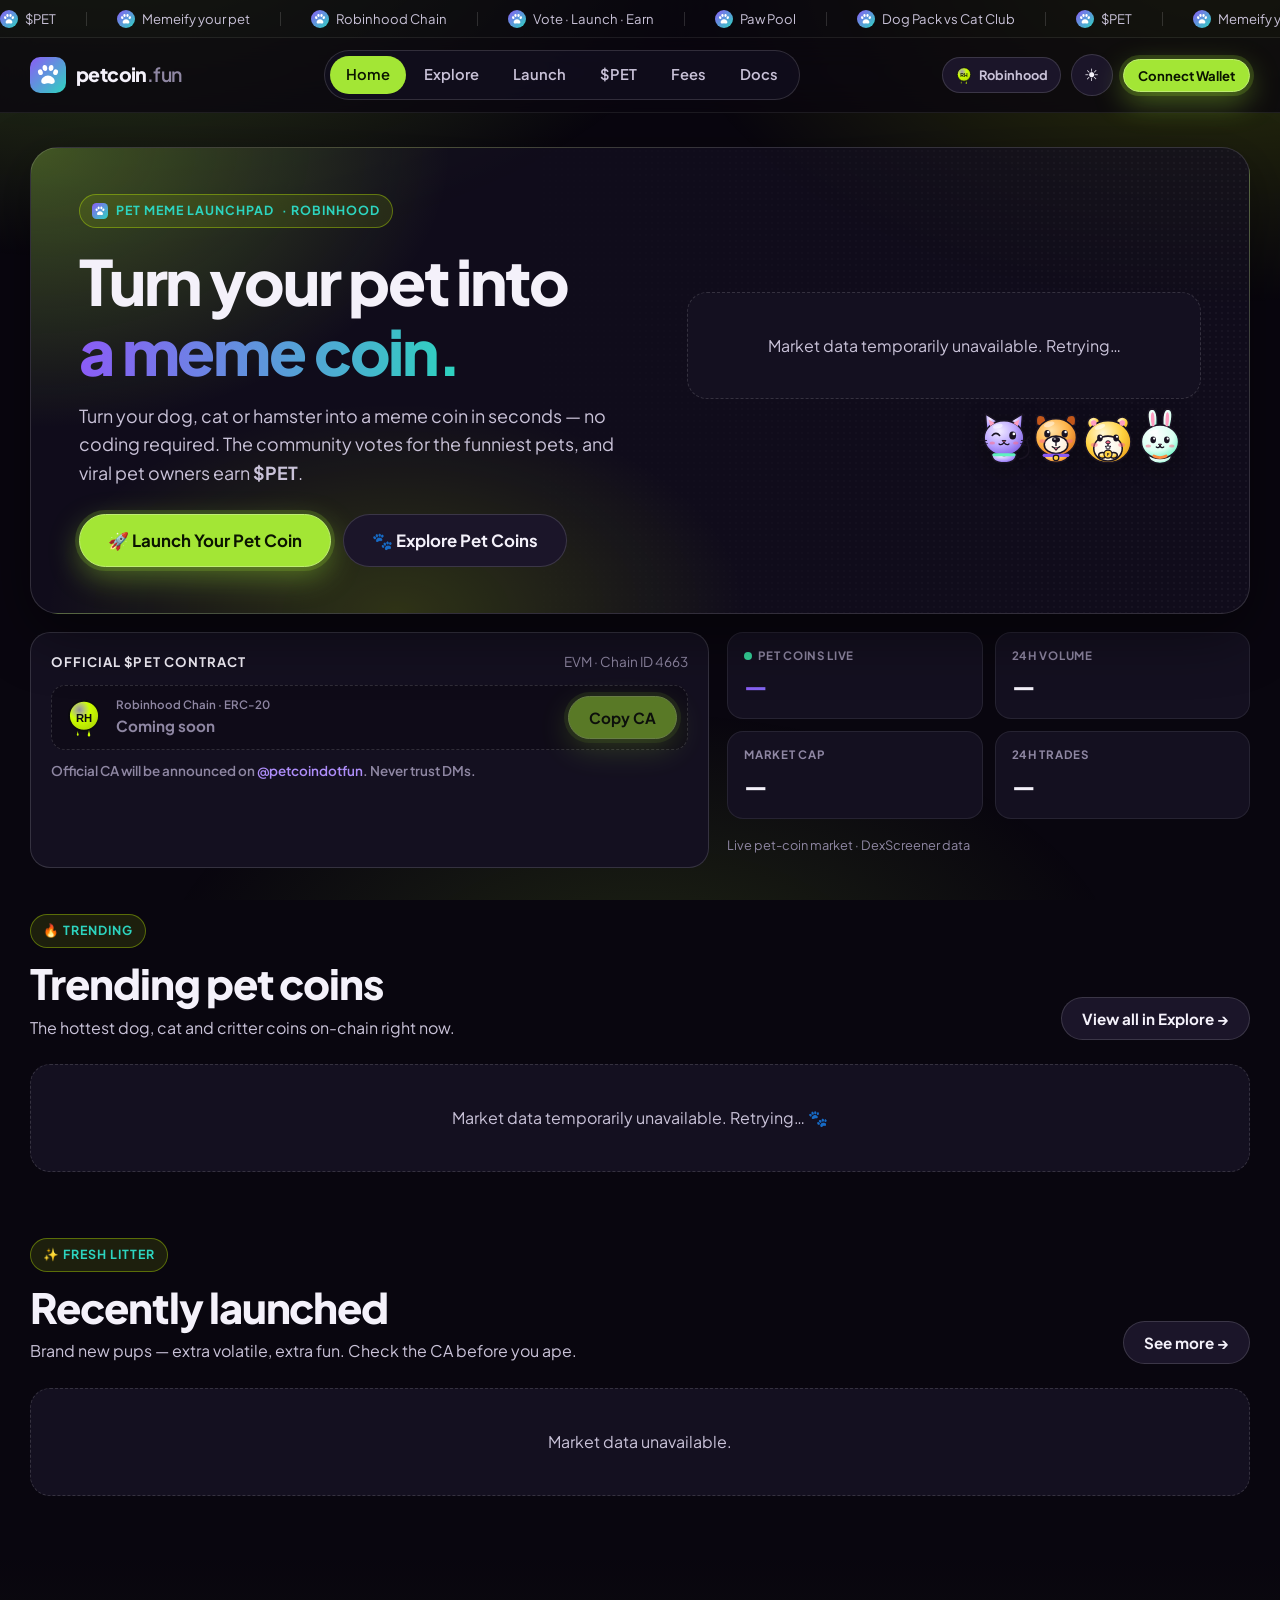
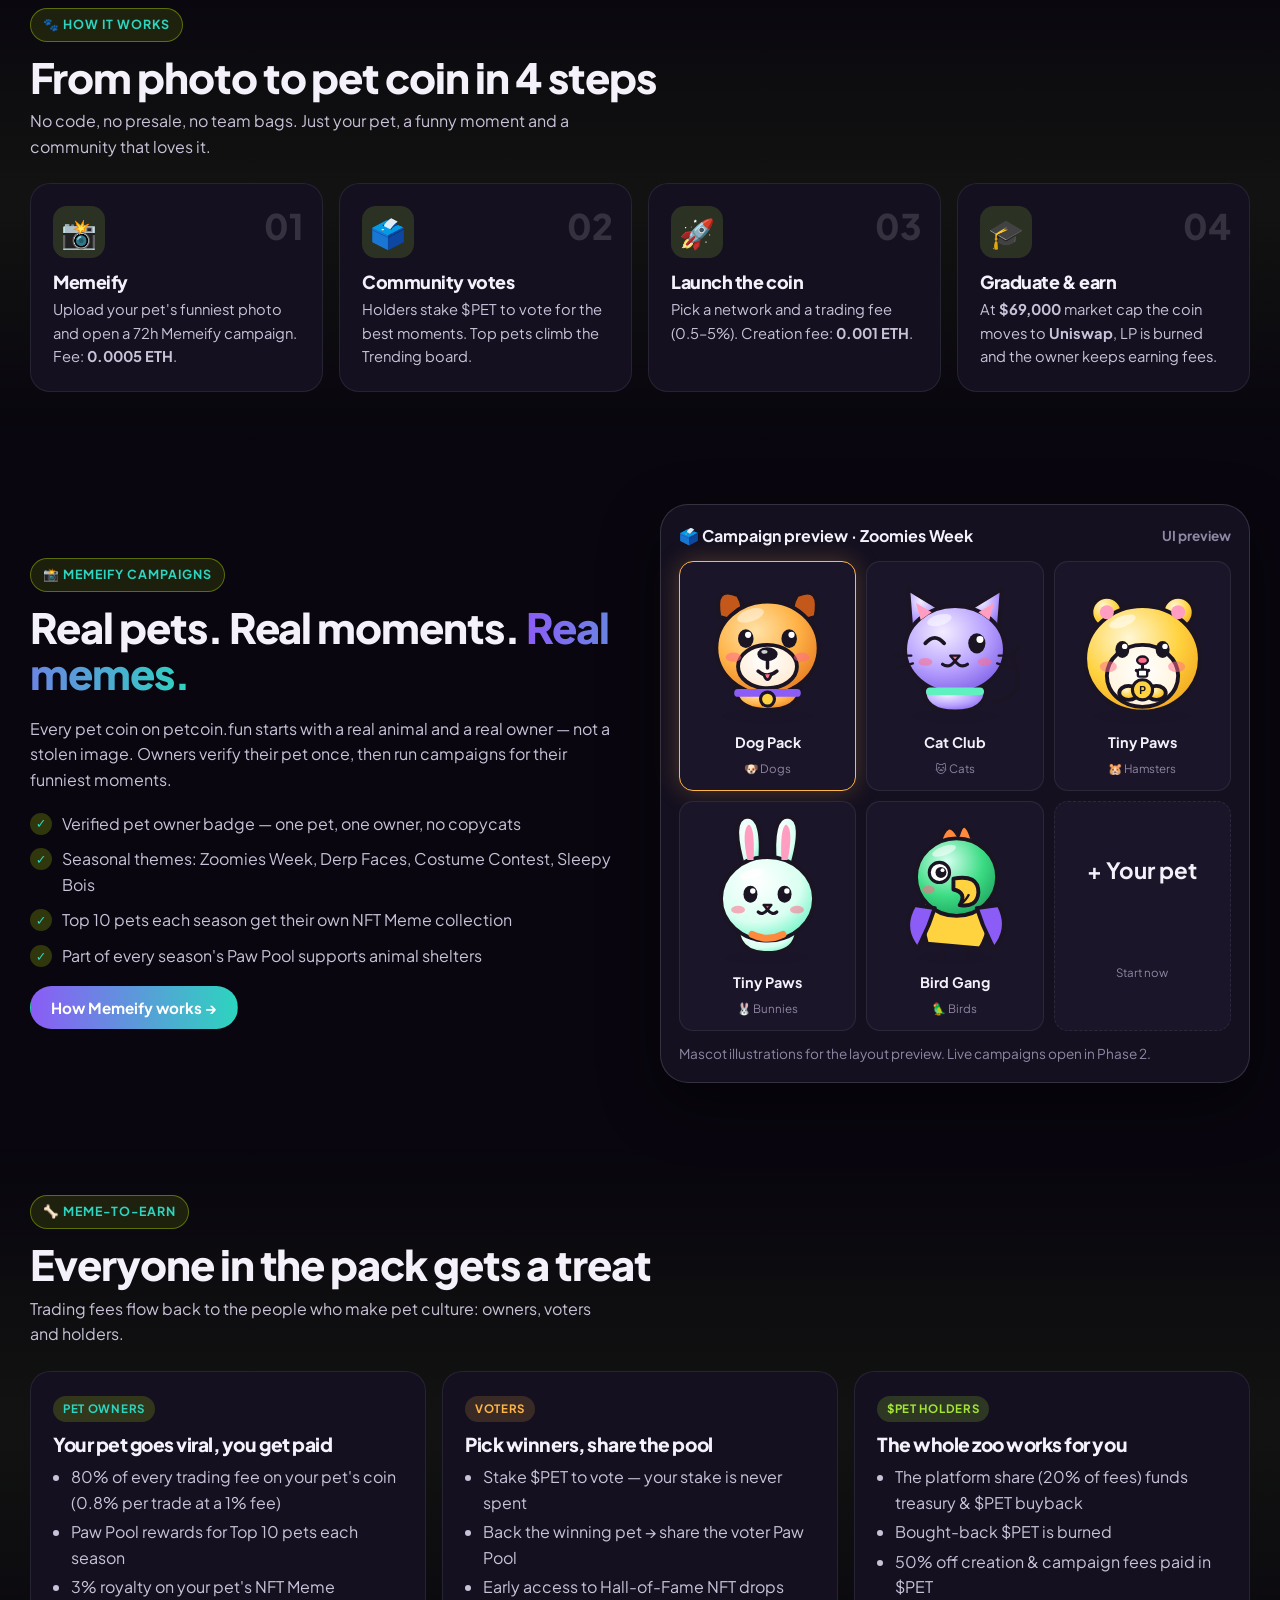
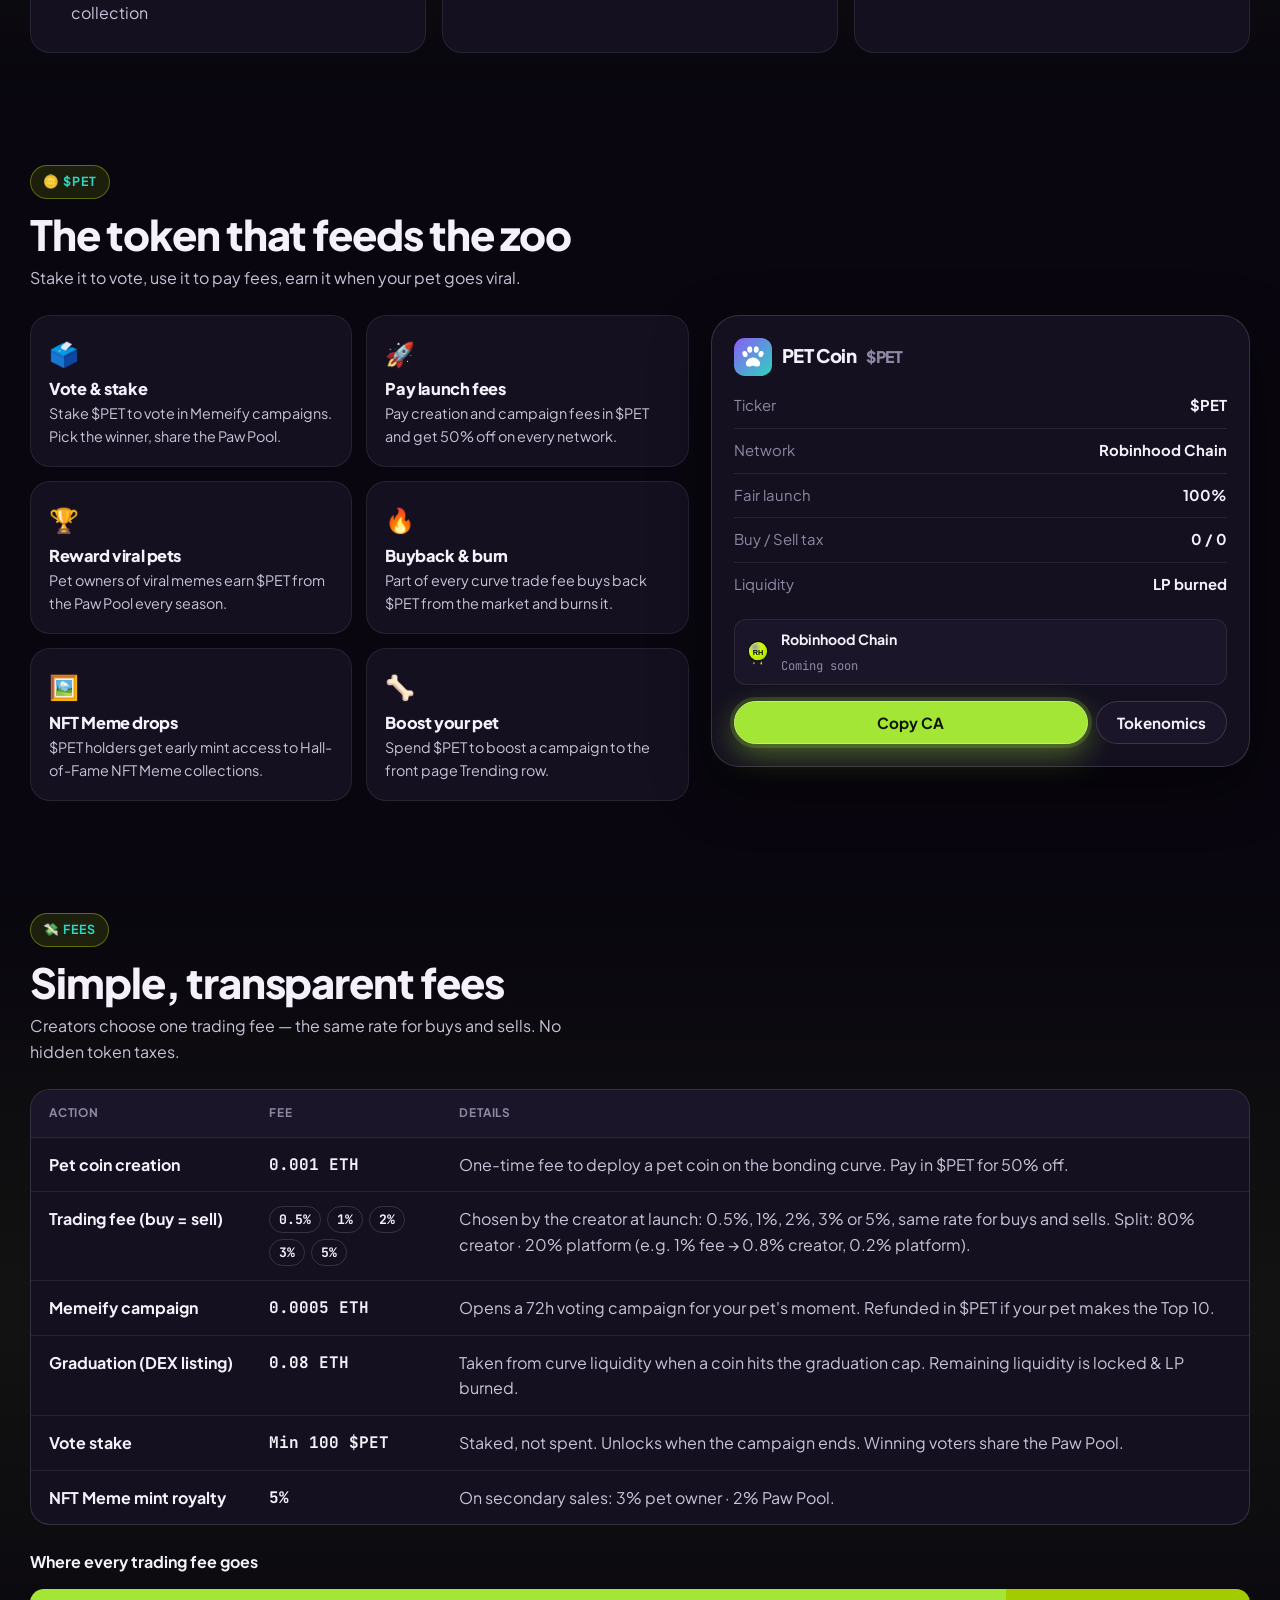
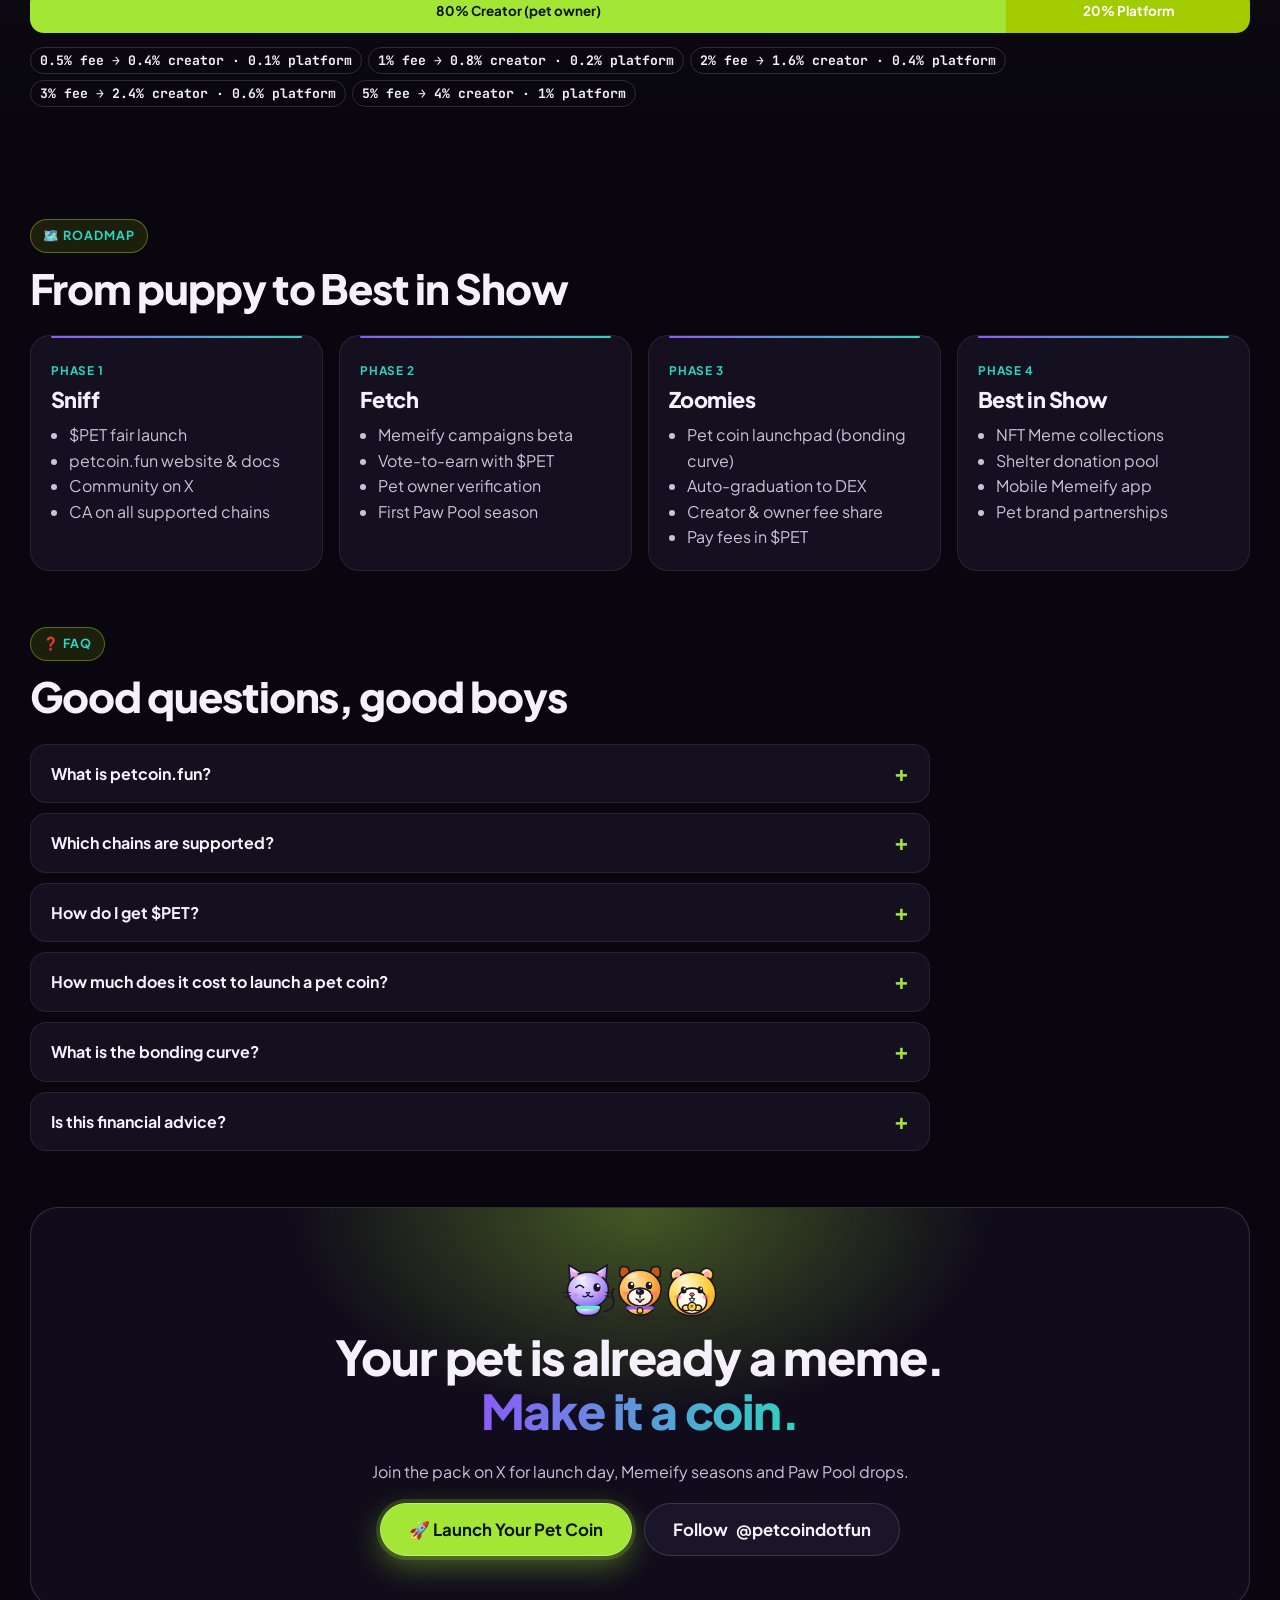
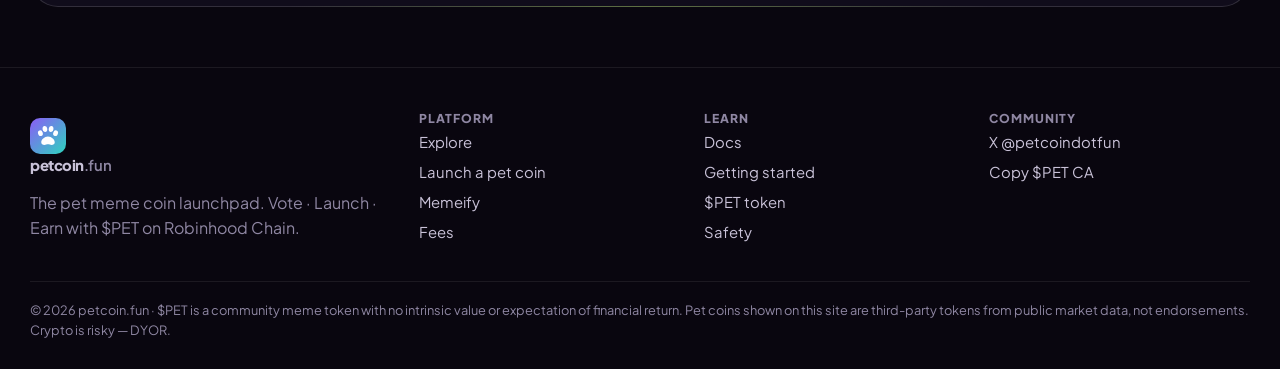
<file: index.html>
<!doctype html>
<html lang="en" data-theme="dark">
<head>
<meta charset="utf-8">
<meta name="viewport" content="width=device-width, initial-scale=1">
<script>try{var m=localStorage.getItem("pet.color");document.documentElement.dataset.theme=(m==="light"||m==="dark")?m:"dark"}catch(e){document.documentElement.dataset.theme="dark"}</script>
<meta name="twitter:card" content="summary_large_image">
<meta name="twitter:site" content="@PetCoinFun">
<link rel="icon" href="assets/art/logo.svg" type="image/svg+xml">
<link rel="preconnect" href="https://fonts.googleapis.com">
<link rel="preconnect" href="https://fonts.gstatic.com" crossorigin>
<link href="https://fonts.googleapis.com/css2?family=Plus+Jakarta+Sans:wght@400;500;600;700;800&family=JetBrains+Mono:wght@500;700&display=swap" rel="stylesheet">
<link rel="stylesheet" href="css/style.css">
<title>petcoin.fun — The Pet Meme Coin Launchpad | $PET</title>
<meta name="description" content="petcoin.fun turns real pets into meme coins. Memeify your dog or cat, let the community vote, launch on a fair bonding curve and earn $PET when your pet goes viral.">
<meta property="og:title" content="petcoin.fun — Memeify your pet">
<meta property="og:description" content="Launch, discover and trade pet meme coins. Vote · Launch · Earn with $PET.">
</head>
<body data-page="home">
<div id="siteHeader"></div>

<main>
  <!-- HERO -->
  <section class="hero">
    <div class="wrap">
      <div class="hero-banner">
        <div style="position:relative;z-index:1">
          <span class="kicker"><img src="assets/art/logo.svg" alt="">Pet meme launchpad<span class="kick-net"> · <span data-v="netShort"></span></span></span>
          <h1>Turn your pet into<br><span class="grad-text">a meme coin.</span></h1>
          <p class="lead">Turn your dog, cat or hamster into a meme coin in seconds — no coding required. The community votes for the funniest pets, and viral pet owners earn <b>$PET</b>.</p>
          <div class="hero-cta">
            <a class="btn btn-primary btn-lg" href="launch" data-launch>🚀 Launch Your Pet Coin</a>
            <a class="btn btn-lg" href="explore">🐾 Explore Pet Coins</a>
          </div>
        </div>
        <div class="hero-side">
          <div id="featured"><div class="skel" style="height:240px"></div></div>
          <div class="dots" id="featDots"></div>
          <div class="hero-pets" aria-hidden="true"><img src="assets/art/cat.svg" alt=""><img src="assets/art/dog.svg" alt=""><img src="assets/art/hamster.svg" alt=""><img src="assets/art/bunny.svg" alt=""></div>
        </div>
      </div>

      <div class="ca-strip">
        <div class="ca-box" id="caBox">
          <div class="ca-head"><b>Official $PET contract</b><span class="muted small" data-v="caInfo"></span></div>
          <div class="ca-tabs" id="caTabs" role="tablist"></div>
          <div class="ca-row">
            <img class="net-ico" id="caIcon" src="" alt="">
            <div class="ca-val" id="caValue"></div>
            <button class="btn btn-primary" id="caCopy" data-action="copy-ca">Copy CA</button>
          </div>
          <div class="ca-links" id="caLinks"></div>
        </div>
        <div>
          <div class="stat-grid">
            <div class="stat"><span class="k"><i class="live-dot"></i>Pet coins live</span><b data-stat="count">…</b></div>
            <div class="stat"><span class="k">24h volume</span><b data-stat="vol">…</b></div>
            <div class="stat"><span class="k">Market cap</span><b data-stat="mcap">…</b></div>
            <div class="stat"><span class="k">24h trades</span><b data-stat="tx">…</b></div>
          </div>
          <p class="data-note" id="statsNote">Live pet-coin market · DexScreener data</p>
        </div>
      </div>
    </div>
  </section>

  <!-- TRENDING PREVIEW -->
  <section style="padding-top:20px">
    <div class="wrap">
      <div class="sec-head">
        <div><span class="kicker">🔥 Trending</span><h2>Trending pet coins</h2><p>The hottest dog, cat and critter coins on-chain right now.</p></div>
        <a class="btn" href="explore">View all in Explore →</a>
      </div>
      <div class="token-grid" id="tokenGrid"><div class="skel"></div><div class="skel"></div><div class="skel"></div><div class="skel"></div></div>
    </div>
  </section>

  <!-- NEW -->
  <section style="padding-top:10px">
    <div class="wrap">
      <div class="sec-head">
        <div><span class="kicker">✨ Fresh litter</span><h2>Recently launched</h2><p>Brand new pups — extra volatile, extra fun. Check the CA before you ape.</p></div>
        <a class="btn" href="explore#new">See more →</a>
      </div>
      <div class="new-list" id="newList"><div class="loading-state">Sniffing the chain…</div></div>
    </div>
  </section>

  <!-- HOW IT WORKS -->
  <section id="memeify" class="band">
    <div class="wrap">
      <div class="sec-head"><div><span class="kicker">🐾 How it works</span><h2>From photo to pet coin in 4 steps</h2><p>No code, no presale, no team bags. Just your pet, a funny moment and a community that loves it.</p></div></div>
      <div class="steps">
        <div class="step"><div class="ic">📸</div><h3>Memeify</h3><p>Upload your pet's funniest photo and open a 72h Memeify campaign. Fee: <b data-v="campaignFee"></b>.</p></div>
        <div class="step"><div class="ic">🗳️</div><h3>Community votes</h3><p>Holders stake $PET to vote for the best moments. Top pets climb the Trending board.</p></div>
        <div class="step"><div class="ic">🚀</div><h3>Launch the coin</h3><p>Pick a network and a trading fee (0.5–5%). Creation fee: <b data-v="launchFee"></b>.</p></div>
        <div class="step"><div class="ic">🎓</div><h3>Graduate & earn</h3><p>At <b data-v="gradCap"></b> market cap the coin moves to <b data-v="dex"></b>, LP is burned and the owner keeps earning fees.</p></div>
      </div>
    </div>
  </section>

  <!-- MEMEIFY FEATURE -->
  <section>
    <div class="wrap feature">
      <div>
        <span class="kicker">📸 Memeify campaigns</span>
        <h2 style="font-size:clamp(1.8rem,3.6vw,2.6rem);margin-top:12px">Real pets. Real moments. <span class="grad-text">Real memes.</span></h2>
        <p style="color:var(--text2)">Every pet coin on petcoin.fun starts with a real animal and a real owner — not a stolen image. Owners verify their pet once, then run campaigns for their funniest moments.</p>
        <ul class="check-list">
          <li>Verified pet owner badge — one pet, one owner, no copycats</li>
          <li>Seasonal themes: Zoomies Week, Derp Faces, Costume Contest, Sleepy Bois</li>
          <li>Top 10 pets each season get their own NFT Meme collection</li>
          <li>Part of every season's Paw Pool supports animal shelters</li>
        </ul>
        <a class="btn btn-purple" href="docs#memeify">How Memeify works →</a>
      </div>
      <div class="vote-demo">
        <div class="vh"><span>🗳️ Campaign preview · Zoomies Week</span><span class="muted small">UI preview</span></div>
        <div class="vote-grid">
          <div class="vote-card win"><img src="assets/art/dog.svg" alt=""><b>Dog Pack</b><span class="tag">🐶 Dogs</span></div>
          <div class="vote-card"><img src="assets/art/cat.svg" alt=""><b>Cat Club</b><span class="tag">🐱 Cats</span></div>
          <div class="vote-card"><img src="assets/art/hamster.svg" alt=""><b>Tiny Paws</b><span class="tag">🐹 Hamsters</span></div>
          <div class="vote-card"><img src="assets/art/bunny.svg" alt=""><b>Tiny Paws</b><span class="tag">🐰 Bunnies</span></div>
          <div class="vote-card"><img src="assets/art/parrot.svg" alt=""><b>Bird Gang</b><span class="tag">🦜 Birds</span></div>
          <a class="vote-card" href="launch" style="display:grid;place-items:center;text-decoration:none;border-style:dashed"><b style="font-size:1.4rem">+ Your pet</b><span class="tag">Start now</span></a>
        </div>
        <p class="muted small" style="margin:12px 0 0">Mascot illustrations for the layout preview. Live campaigns open in Phase 2.</p>
      </div>
    </div>
  </section>

  <!-- MEME TO EARN -->
  <section id="earn" class="band">
    <div class="wrap">
      <div class="sec-head"><div><span class="kicker">🦴 Meme-to-Earn</span><h2>Everyone in the pack gets a treat</h2><p>Trading fees flow back to the people who make pet culture: owners, voters and holders.</p></div></div>
      <div class="earn-grid">
        <div class="earn"><span class="who">Pet owners</span><h3>Your pet goes viral, you get paid</h3><ul><li>80% of every trading fee on your pet's coin (0.8% per trade at a 1% fee)</li><li>Paw Pool rewards for Top 10 pets each season</li><li>3% royalty on your pet's NFT Meme collection</li></ul></div>
        <div class="earn"><span class="who">Voters</span><h3>Pick winners, share the pool</h3><ul><li>Stake $PET to vote — your stake is never spent</li><li>Back the winning pet → share the voter Paw Pool</li><li>Early access to Hall-of-Fame NFT drops</li></ul></div>
        <div class="earn"><span class="who">$PET holders</span><h3>The whole zoo works for you</h3><ul><li>The platform share (20% of fees) funds treasury & $PET buyback</li><li>Bought-back $PET is burned</li><li>50% off creation & campaign fees paid in $PET</li></ul></div>
      </div>
    </div>
  </section>

  <!-- $PET -->
  <section id="token">
    <div class="wrap">
      <div class="sec-head"><div><span class="kicker">🪙 $PET</span><h2>The token that feeds the zoo</h2><p>Stake it to vote, use it to pay fees, earn it when your pet goes viral.</p></div></div>
      <div class="pet-grid">
        <div class="util-grid" id="utilGrid"></div>
        <div class="pet-panel">
          <h3><img src="assets/art/logo.svg" alt="">PET Coin <span class="muted" style="font-size:1rem">$PET</span></h3>
          <div id="petStats"></div>
          <div class="chain-rows" id="chainRows"></div>
          <div class="row-actions"><button class="btn btn-primary" data-action="open-copy" style="flex:1">Copy CA</button><a class="btn" href="docs#token">Tokenomics</a></div>
        </div>
      </div>
    </div>
  </section>

  <!-- FEES -->
  <section id="fees" class="band">
    <div class="wrap">
      <div class="sec-head"><div><span class="kicker">💸 Fees</span><h2>Simple, transparent fees</h2><p>Creators choose one trading fee — the same rate for buys and sells. No hidden token taxes.</p></div></div>
      <table class="fee-table"><thead><tr><th>Action</th><th>Fee</th><th>Details</th></tr></thead><tbody id="feeBody"></tbody></table>
      <p style="margin:24px 0 0;font-weight:700">Where every trading fee goes</p>
      <div class="split" id="feeSplit"></div>
      <div class="tiers" id="feeTiers" style="margin-top:14px"></div>
    </div>
  </section>

  <!-- ROADMAP -->
  <section id="roadmap">
    <div class="wrap">
      <div class="sec-head"><div><span class="kicker">🗺️ Roadmap</span><h2>From puppy to Best in Show</h2></div></div>
      <div class="road" id="roadGrid"></div>
    </div>
  </section>

  <!-- FAQ -->
  <section id="faq" style="padding-top:0">
    <div class="wrap">
      <div class="sec-head"><div><span class="kicker">❓ FAQ</span><h2>Good questions, good boys</h2></div></div>
      <div class="faq" data-tpl>
        <details><summary>What is petcoin.fun?</summary><p>A meme coin launchpad built around real pets. Owners Memeify their pets, the community votes with {ticker}, and the most-loved pets launch their own coins on a fair bonding curve on {netName}.</p></details>
        <details><summary>Which chains are supported?</summary><p>{netName}. {caInfo}.</p></details>
        <details><summary>How do I get {ticker}?</summary><p>Install {wallets}, fund it with {native}, copy the official CA from the top of this page and swap on {aggregator}. We never show a Buy button — always paste the CA yourself.</p></details>
        <details><summary>How much does it cost to launch a pet coin?</summary><p>Creation costs {launchFee} plus gas (50% off in {ticker}). You choose the trading fee: 0.5%, 1%, 2%, 3% or 5% — the same for buys and sells.</p></details>
        <details><summary>What is the bonding curve?</summary><p>Every new pet coin starts on an automated price curve: price rises as people buy and falls as they sell. At {gradCap} market cap, liquidity moves to {dex} and the LP is burned.</p></details>
        <details><summary>Is this financial advice?</summary><p>No. Meme coins are extremely volatile and can go to zero. Only use money you can afford to lose and always verify contract addresses on {x}.</p></details>
      </div>
    </div>
  </section>

  <div class="wrap">
    <div class="cta">
      <div class="pets"><img src="assets/art/cat.svg" alt=""><img src="assets/art/dog.svg" alt=""><img src="assets/art/hamster.svg" alt=""></div>
      <h2>Your pet is already a meme.<br><span class="grad-text">Make it a coin.</span></h2>
      <p>Join the pack on X for launch day, Memeify seasons and Paw Pool drops.</p>
      <div class="row">
        <a class="btn btn-primary btn-lg" href="launch" data-launch>🚀 Launch Your Pet Coin</a>
        <a class="btn btn-lg" href="#" data-x-link target="_blank" rel="noopener">Follow <span data-x-handle></span></a>
      </div>
    </div>
  </div>
</main>

<div id="siteFooter"></div>
<script src="js/config.js"></script>
<script src="js/chain.js"></script>
<script src="js/wallet.js"></script>
<script src="js/common.js"></script>
<script src="js/market.js"></script>
<script src="js/cards.js"></script>
<script src="js/home.js"></script>
</body>
</html>
</file>
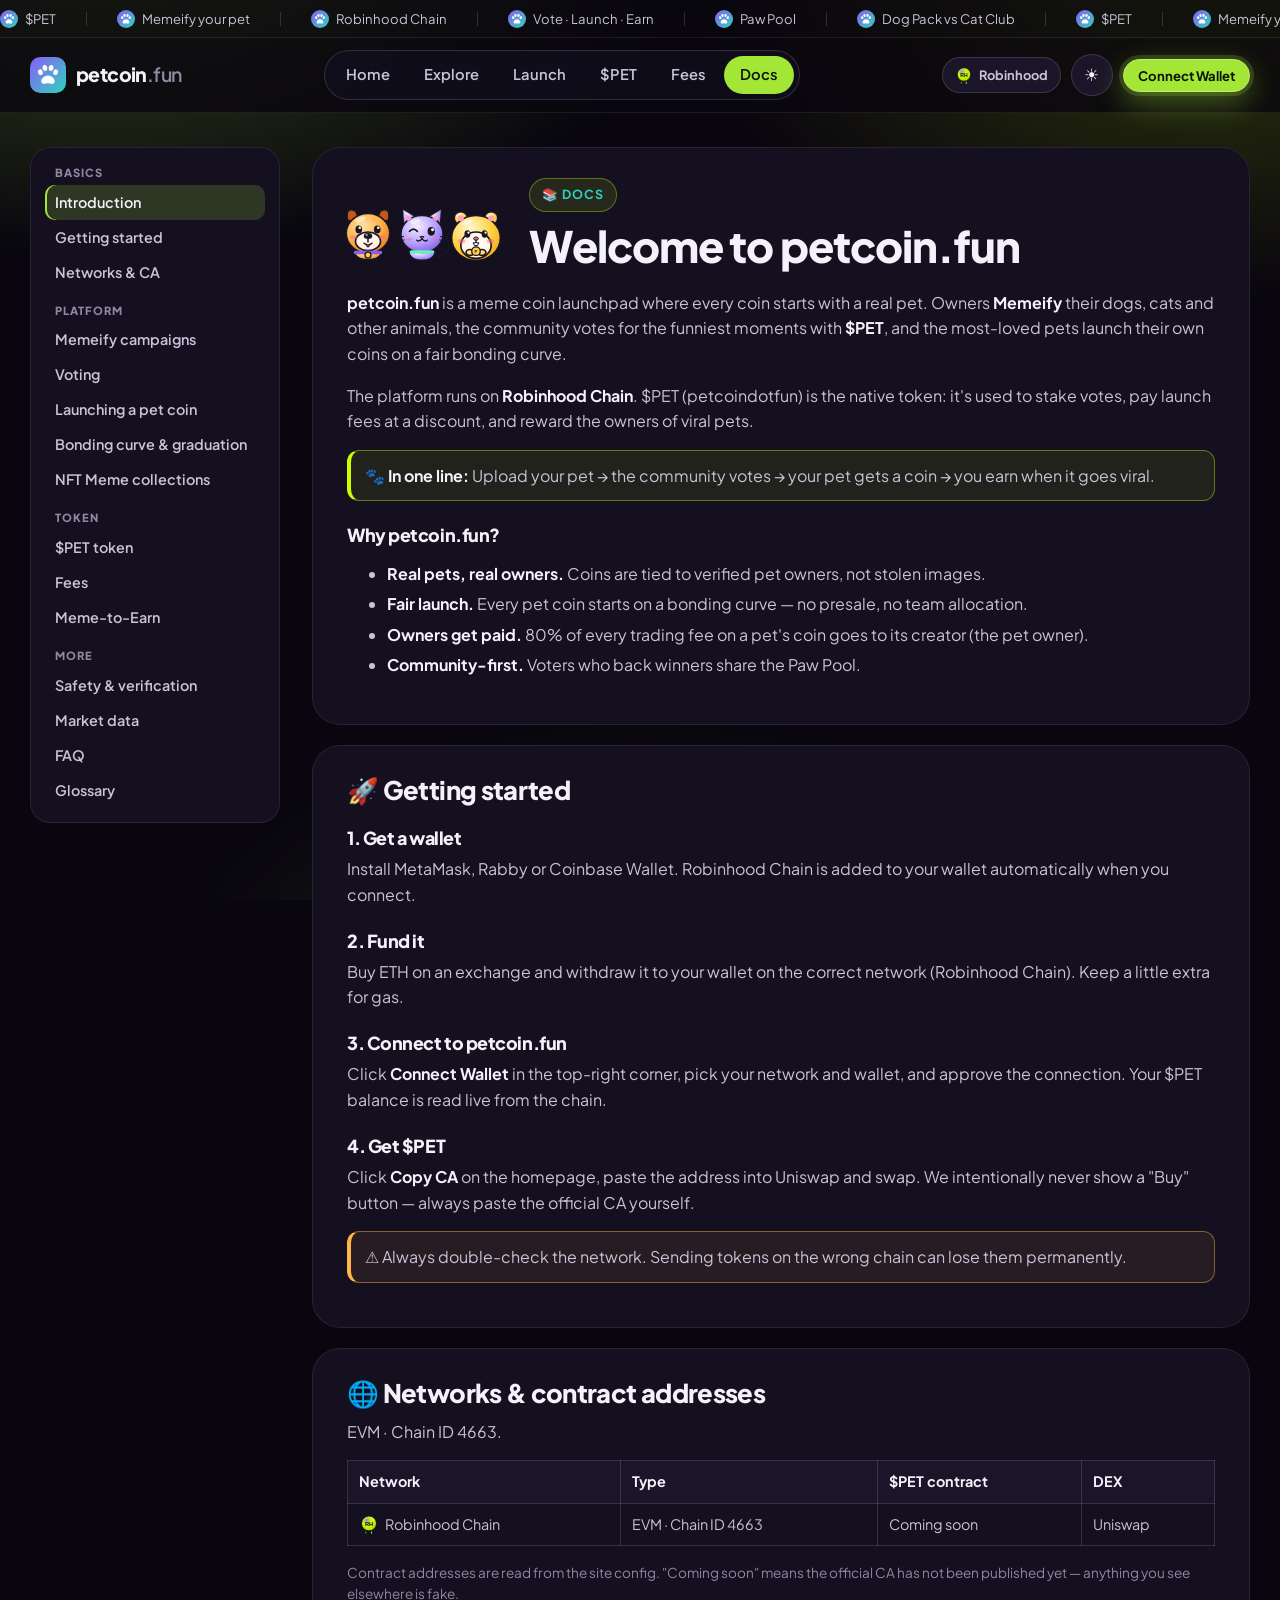
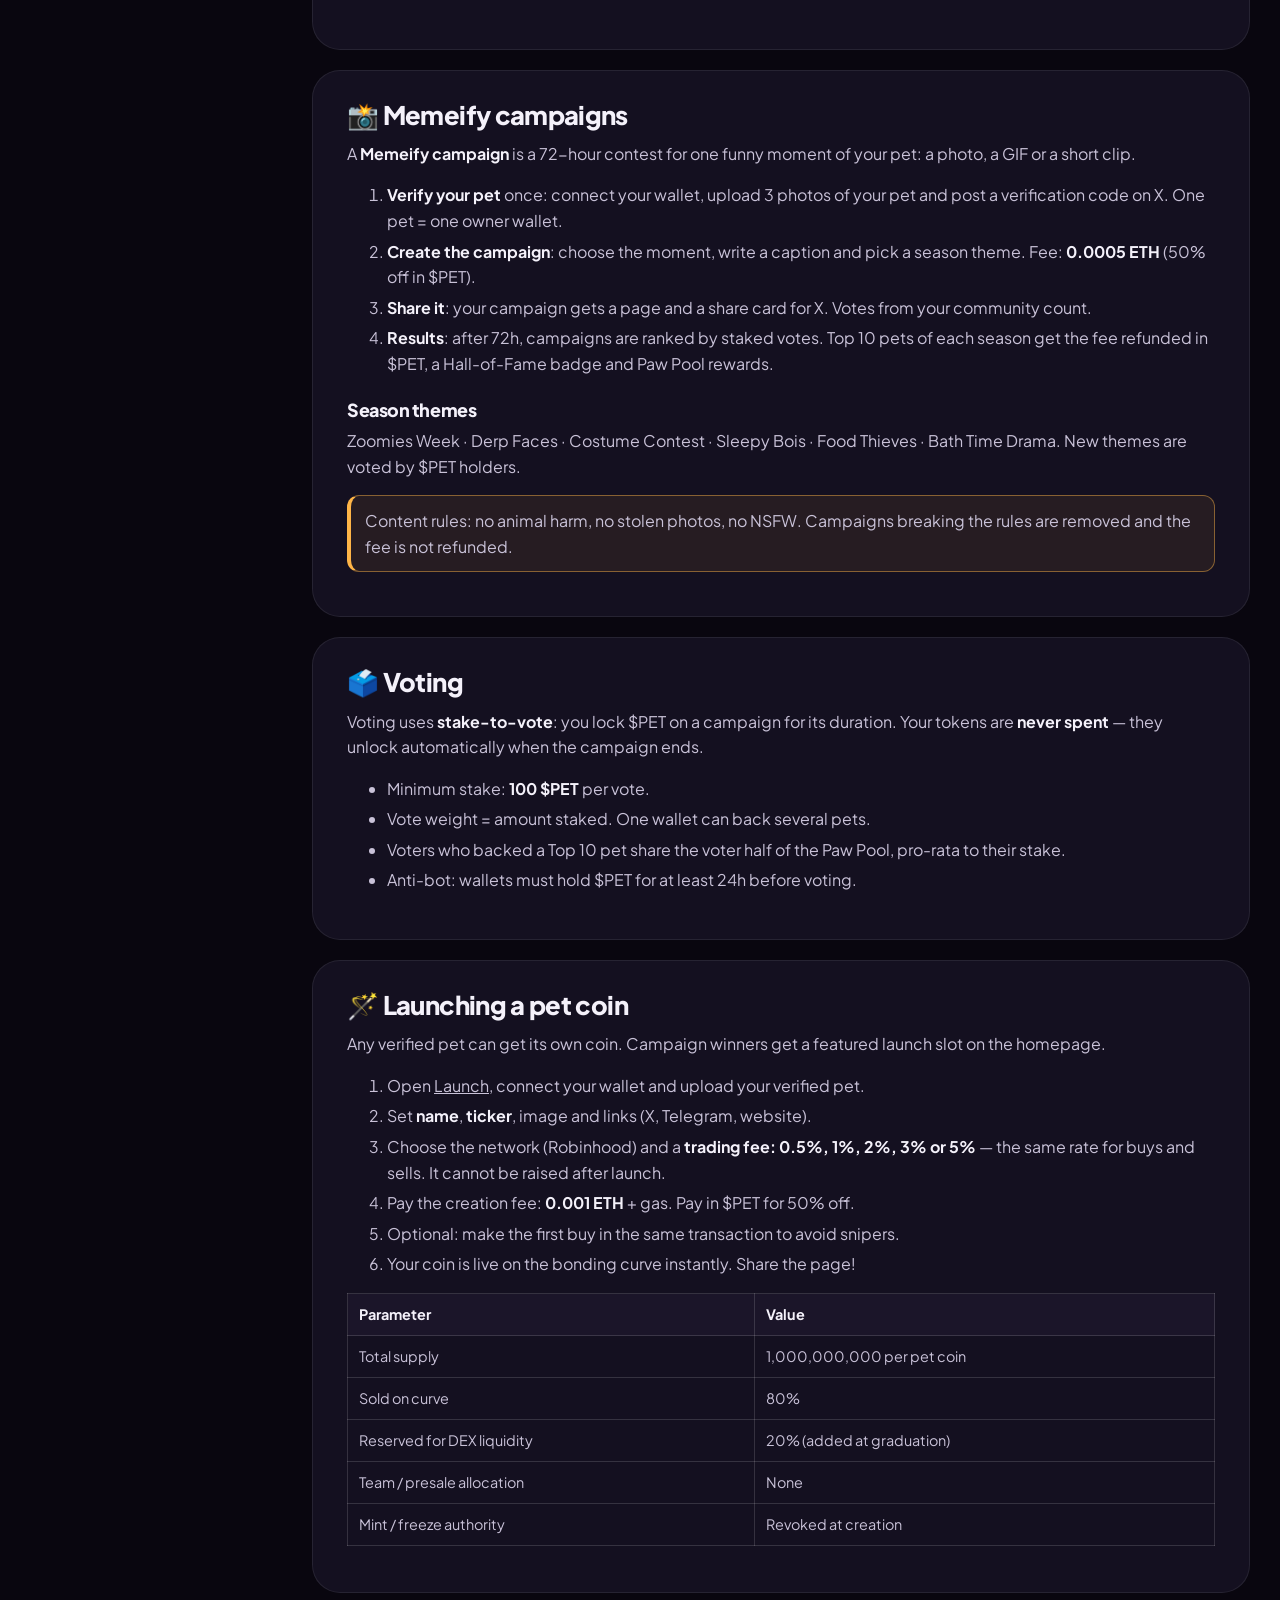
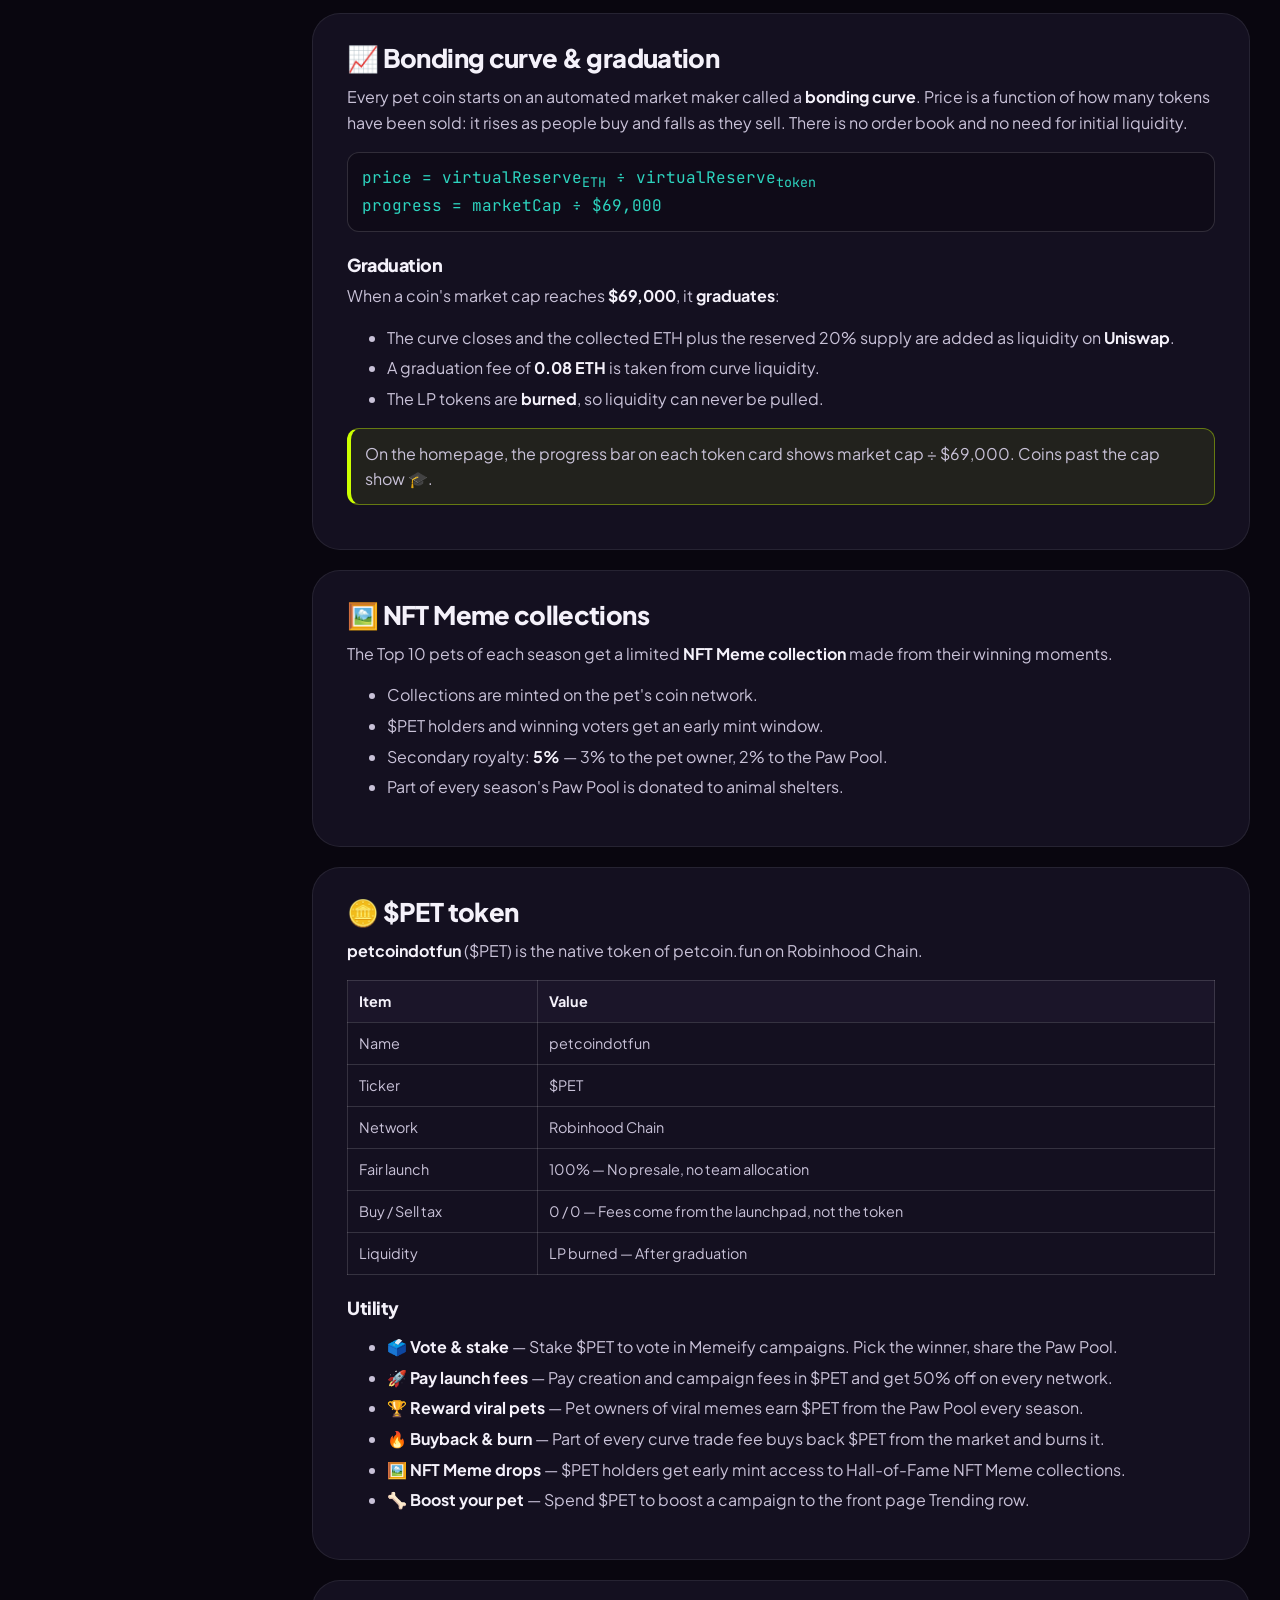
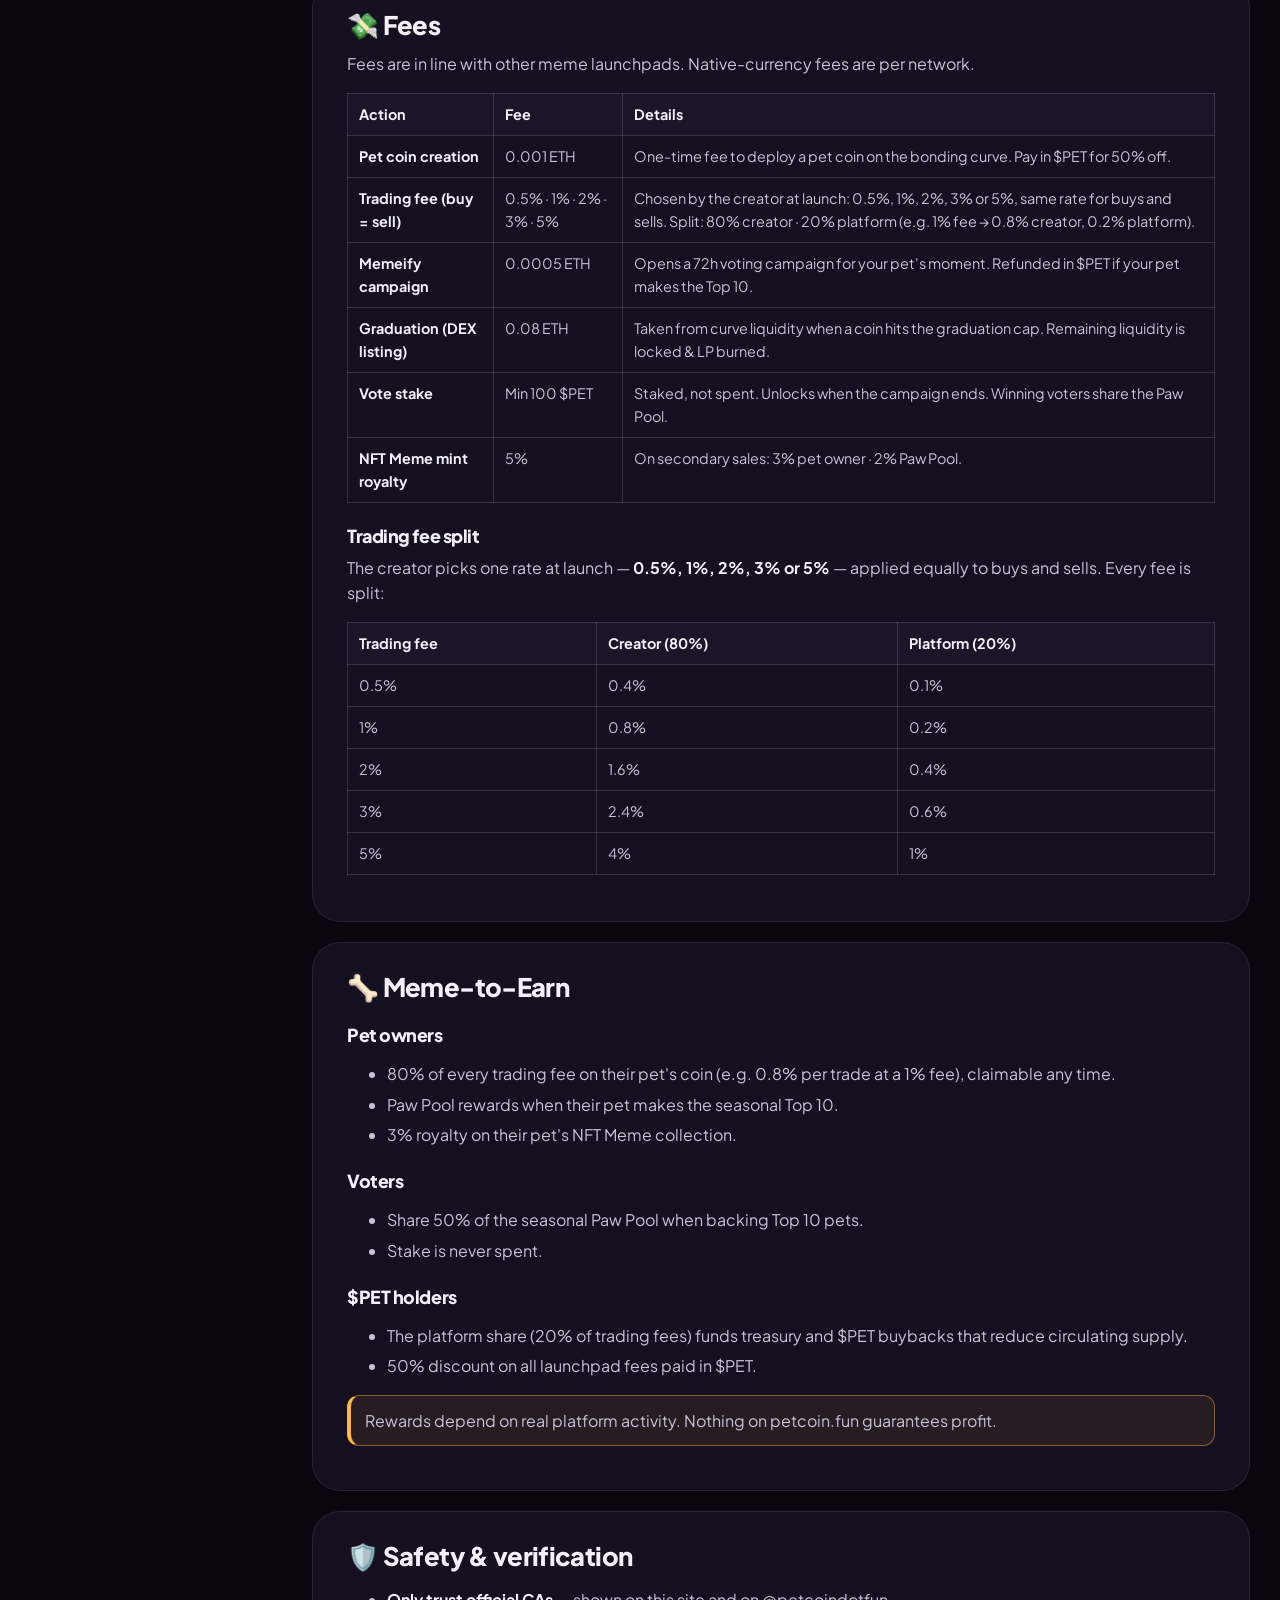
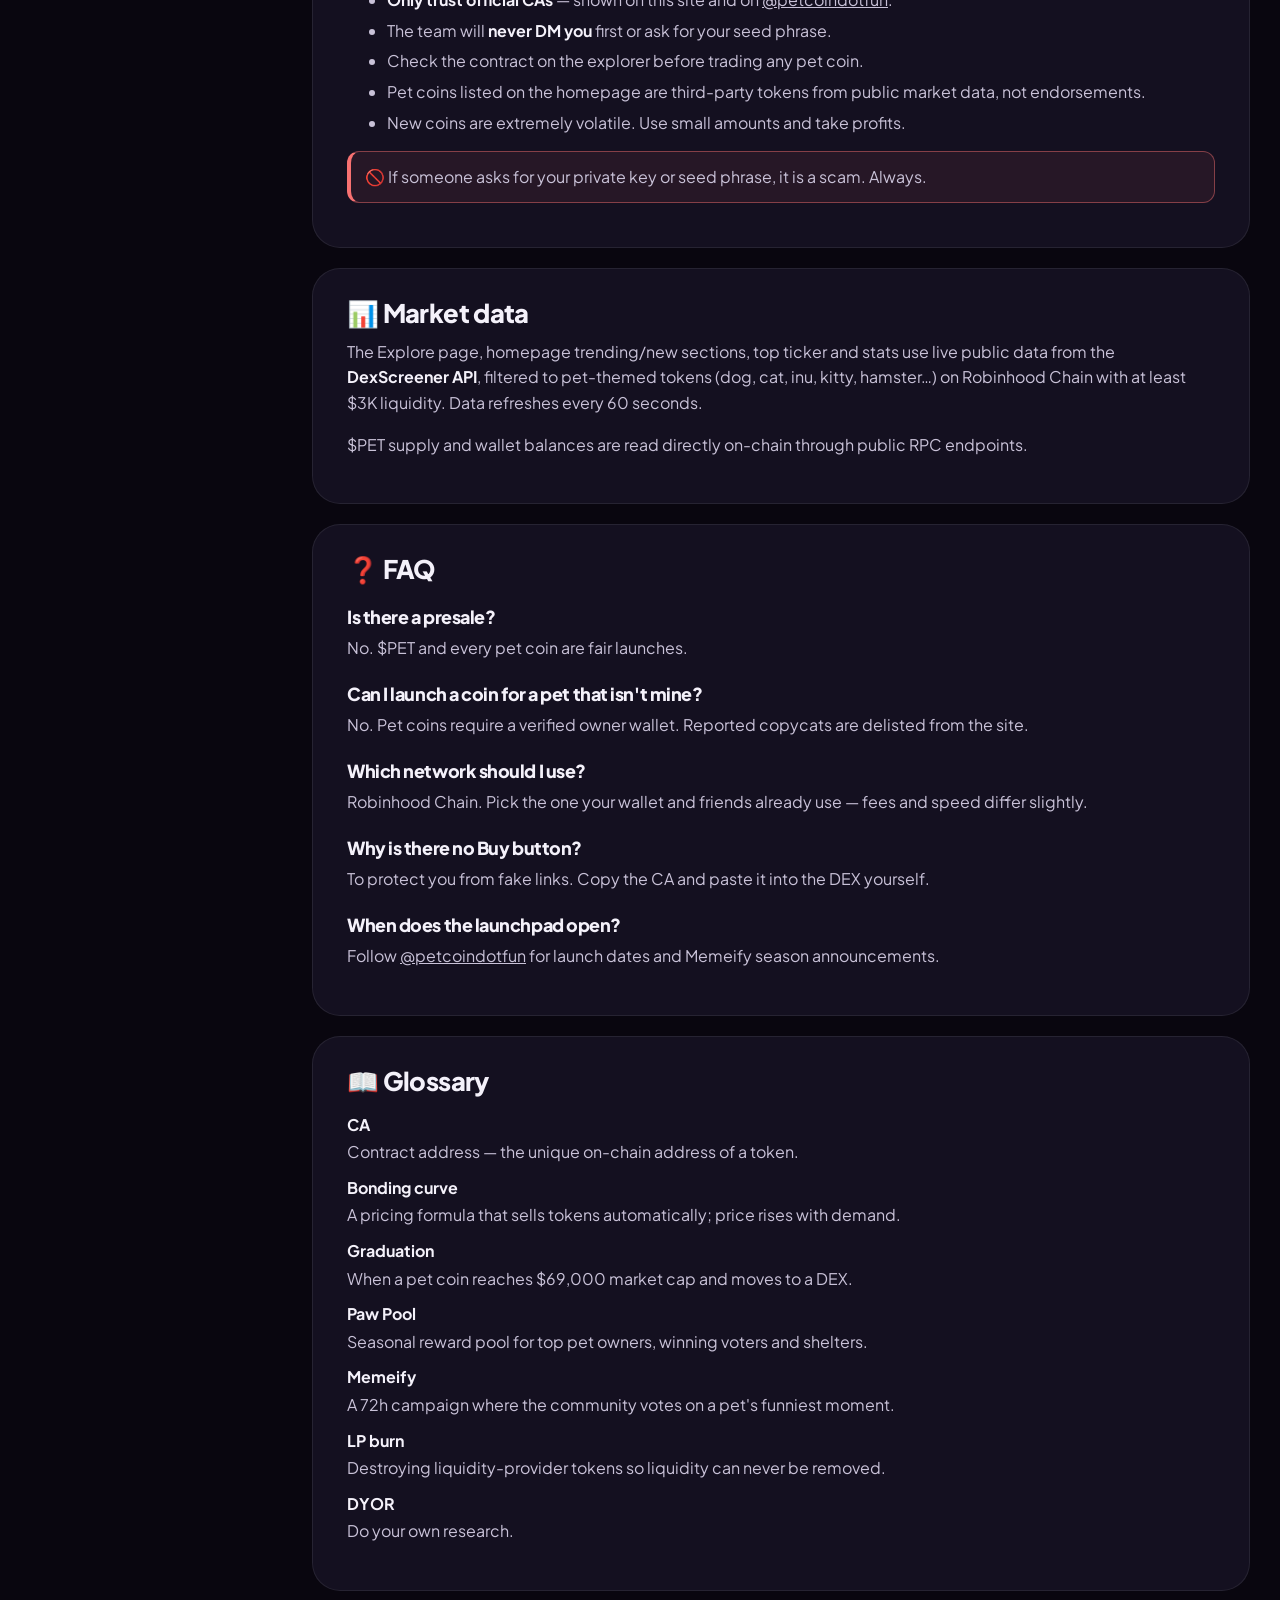
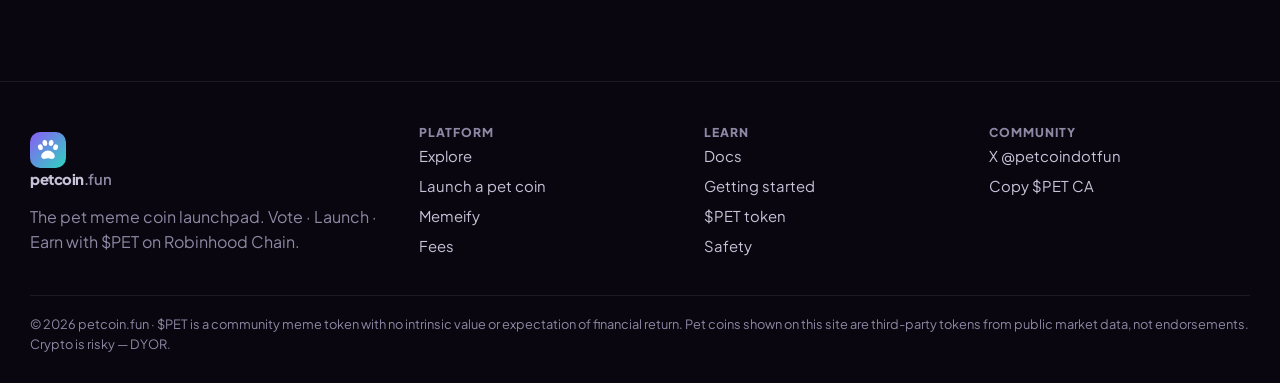
<file: docs.html>
<!doctype html>
<html lang="en" data-theme="dark">
<head>
<meta charset="utf-8">
<meta name="viewport" content="width=device-width, initial-scale=1">
<script>try{var m=localStorage.getItem("pet.color");document.documentElement.dataset.theme=(m==="light"||m==="dark")?m:"dark"}catch(e){document.documentElement.dataset.theme="dark"}</script>
<meta name="twitter:card" content="summary_large_image">
<meta name="twitter:site" content="@PetCoinFun">
<link rel="icon" href="assets/art/logo.svg" type="image/svg+xml">
<link rel="preconnect" href="https://fonts.googleapis.com">
<link rel="preconnect" href="https://fonts.gstatic.com" crossorigin>
<link href="https://fonts.googleapis.com/css2?family=Plus+Jakarta+Sans:wght@400;500;600;700;800&family=JetBrains+Mono:wght@500;700&display=swap" rel="stylesheet">
<link rel="stylesheet" href="css/style.css">
<title>Docs — petcoin.fun | How to Memeify, launch & earn with $PET</title>
<meta name="description" content="petcoin.fun documentation: getting started, Memeify campaigns, launching a pet coin, bonding curve, $PET tokenomics, fees, Meme-to-Earn and safety.">
</head>
<body data-page="docs">
<div id="siteHeader"></div>

<div class="wrap docs">
  <aside class="docs-nav" id="docsNav">
    <h4>Basics</h4>
    <a href="#intro">Introduction</a>
    <a href="#start">Getting started</a>
    <a href="#networks">Networks & CA</a>
    <h4>Platform</h4>
    <a href="#memeify">Memeify campaigns</a>
    <a href="#voting">Voting</a>
    <a href="#launch">Launching a pet coin</a>
    <a href="#curve">Bonding curve & graduation</a>
    <a href="#nft">NFT Meme collections</a>
    <h4>Token</h4>
    <a href="#token">$PET token</a>
    <a href="#fees">Fees</a>
    <a href="#earn">Meme-to-Earn</a>
    <h4>More</h4>
    <a href="#safety">Safety & verification</a>
    <a href="#data">Market data</a>
    <a href="#faq">FAQ</a>
    <a href="#glossary">Glossary</a>
  </aside>

  <div class="doc-body" data-tpl>
    <article id="intro">
      <div class="doc-hero">
        <div class="pets"><img src="assets/art/dog.svg" alt=""><img src="assets/art/cat.svg" alt=""><img src="assets/art/hamster.svg" alt=""></div>
        <div><span class="kicker">📚 Docs</span><h1 style="margin-top:10px">Welcome to petcoin.fun</h1></div>
      </div>
      <p><b>petcoin.fun</b> is a meme coin launchpad where every coin starts with a real pet. Owners <b>Memeify</b> their dogs, cats and other animals, the community votes for the funniest moments with <b>{ticker}</b>, and the most-loved pets launch their own coins on a fair bonding curve.</p>
      <p>The platform runs on <b>{netName}</b>. {ticker} ({name}) is the native token: it's used to stake votes, pay launch fees at a discount, and reward the owners of viral pets.</p>
      <div class="callout">🐾 <b>In one line:</b> Upload your pet → the community votes → your pet gets a coin → you earn when it goes viral.</div>
      <h3>Why petcoin.fun?</h3>
      <ul>
        <li><b>Real pets, real owners.</b> Coins are tied to verified pet owners, not stolen images.</li>
        <li><b>Fair launch.</b> Every pet coin starts on a bonding curve — no presale, no team allocation.</li>
        <li><b>Owners get paid.</b> 80% of every trading fee on a pet's coin goes to its creator (the pet owner).</li>
        <li><b>Community-first.</b> Voters who back winners share the Paw Pool.</li>
      </ul>
    </article>

    <article id="start">
      <h2>🚀 Getting started</h2>
      <h3>1. Get a wallet</h3>
      <p>Install {wallets}.{walletNote}</p>
      <h3>2. Fund it</h3>
      <p>Buy {native} on an exchange and withdraw it to your wallet on the correct network ({netName}). Keep a little extra for gas.</p>
      <h3>3. Connect to petcoin.fun</h3>
      <p>Click <b>Connect Wallet</b> in the top-right corner, pick your network and wallet, and approve the connection. Your {ticker} balance is read live from the chain.</p>
      <h3>4. Get {ticker}</h3>
      <p>Click <b>Copy CA</b> on the homepage, paste the address into {aggregator} and swap. We intentionally never show a "Buy" button — always paste the official CA yourself.</p>
      <div class="callout warn">⚠️ Always double-check the network. Sending tokens on the wrong chain can lose them permanently.</div>
    </article>

    <article id="networks">
      <h2>🌐 Networks & contract addresses</h2>
      <p>{caInfo}.</p>
      <table><thead><tr><th>Network</th><th>Type</th><th>{ticker} contract</th><th>DEX</th></tr></thead><tbody id="netTable"></tbody></table>
      <p class="muted small">Contract addresses are read from the site config. "Coming soon" means the official CA has not been published yet — anything you see elsewhere is fake.</p>
    </article>

    <article id="memeify">
      <h2>📸 Memeify campaigns</h2>
      <p>A <b>Memeify campaign</b> is a 72-hour contest for one funny moment of your pet: a photo, a GIF or a short clip.</p>
      <ol>
        <li><b>Verify your pet</b> once: connect your wallet, upload 3 photos of your pet and post a verification code on X. One pet = one owner wallet.</li>
        <li><b>Create the campaign</b>: choose the moment, write a caption and pick a season theme. Fee: <b>{campaignFee}</b> (50% off in {ticker}).</li>
        <li><b>Share it</b>: your campaign gets a page and a share card for X. Votes from your community count.</li>
        <li><b>Results</b>: after 72h, campaigns are ranked by staked votes. Top 10 pets of each season get the fee refunded in {ticker}, a Hall-of-Fame badge and Paw Pool rewards.</li>
      </ol>
      <h3>Season themes</h3>
      <p>Zoomies Week · Derp Faces · Costume Contest · Sleepy Bois · Food Thieves · Bath Time Drama. New themes are voted by {ticker} holders.</p>
      <div class="callout warn">Content rules: no animal harm, no stolen photos, no NSFW. Campaigns breaking the rules are removed and the fee is not refunded.</div>
    </article>

    <article id="voting">
      <h2>🗳️ Voting</h2>
      <p>Voting uses <b>stake-to-vote</b>: you lock {ticker} on a campaign for its duration. Your tokens are <b>never spent</b> — they unlock automatically when the campaign ends.</p>
      <ul>
        <li>Minimum stake: <b>100 {ticker}</b> per vote.</li>
        <li>Vote weight = amount staked. One wallet can back several pets.</li>
        <li>Voters who backed a Top 10 pet share the voter half of the Paw Pool, pro-rata to their stake.</li>
        <li>Anti-bot: wallets must hold {ticker} for at least 24h before voting.</li>
      </ul>
    </article>

    <article id="launch">
      <h2>🪄 Launching a pet coin</h2>
      <p>Any verified pet can get its own coin. Campaign winners get a featured launch slot on the homepage.</p>
      <ol>
        <li>Open <a href="launch">Launch</a>, connect your wallet and upload your verified pet.</li>
        <li>Set <b>name</b>, <b>ticker</b>, image and links (X, Telegram, website).</li>
        <li>Choose the network ({netShort}) and a <b>trading fee: 0.5%, 1%, 2%, 3% or 5%</b> — the same rate for buys and sells. It cannot be raised after launch.</li>
        <li>Pay the creation fee: <b>{launchFee}</b> + gas. Pay in {ticker} for 50% off.</li>
        <li>Optional: make the first buy in the same transaction to avoid snipers.</li>
        <li>Your coin is live on the bonding curve instantly. Share the page!</li>
      </ol>
      <table><thead><tr><th>Parameter</th><th>Value</th></tr></thead><tbody>
        <tr><td>Total supply</td><td>1,000,000,000 per pet coin</td></tr>
        <tr><td>Sold on curve</td><td>80%</td></tr>
        <tr><td>Reserved for DEX liquidity</td><td>20% (added at graduation)</td></tr>
        <tr><td>Team / presale allocation</td><td>None</td></tr>
        <tr><td>Mint / freeze authority</td><td>Revoked at creation</td></tr>
      </tbody></table>
    </article>

    <article id="curve">
      <h2>📈 Bonding curve & graduation</h2>
      <p>Every pet coin starts on an automated market maker called a <b>bonding curve</b>. Price is a function of how many tokens have been sold: it rises as people buy and falls as they sell. There is no order book and no need for initial liquidity.</p>
      <div class="formula">price = virtualReserve<sub>{native}</sub> ÷ virtualReserve<sub>token</sub><br>progress = marketCap ÷ {gradCap}</div>
      <h3>Graduation</h3>
      <p>When a coin's market cap reaches <b>{gradCap}</b>, it <b>graduates</b>:</p>
      <ul>
        <li>The curve closes and the collected {native} plus the reserved 20% supply are added as liquidity on <b>{dex}</b>.</li>
        <li>A graduation fee of <b>{gradFee}</b> is taken from curve liquidity.</li>
        <li>The LP tokens are <b>burned</b>, so liquidity can never be pulled.</li>
      </ul>
      <div class="callout">On the homepage, the progress bar on each token card shows market cap ÷ {gradCap}. Coins past the cap show 🎓.</div>
    </article>

    <article id="nft">
      <h2>🖼️ NFT Meme collections</h2>
      <p>The Top 10 pets of each season get a limited <b>NFT Meme collection</b> made from their winning moments.</p>
      <ul>
        <li>Collections are minted on the pet's coin network.</li>
        <li>{ticker} holders and winning voters get an early mint window.</li>
        <li>Secondary royalty: <b>5%</b> — 3% to the pet owner, 2% to the Paw Pool.</li>
        <li>Part of every season's Paw Pool is donated to animal shelters.</li>
      </ul>
    </article>

    <article id="token">
      <h2>🪙 {ticker} token</h2>
      <p><b>{name}</b> ({ticker}) is the native token of petcoin.fun on {netName}.</p>
      <table><thead><tr><th>Item</th><th>Value</th></tr></thead><tbody id="tokoTable"></tbody></table>
      <h3>Utility</h3>
      <ul id="utilList"></ul>
    </article>

    <article id="fees">
      <h2>💸 Fees</h2>
      <p>Fees are in line with other meme launchpads. Native-currency fees are per network.</p>
      <table><thead><tr><th>Action</th><th>Fee</th><th>Details</th></tr></thead><tbody id="feeTable"></tbody></table>
      <h3>Trading fee split</h3><p>The creator picks one rate at launch — <b>0.5%, 1%, 2%, 3% or 5%</b> — applied equally to buys and sells. Every fee is split:</p>
      <table><thead><tr><th>Trading fee</th><th id="thCreator">Creator</th><th id="thPlatform">Platform</th></tr></thead><tbody id="splitTable">
      </tbody></table>
    </article>

    <article id="earn">
      <h2>🦴 Meme-to-Earn</h2>
      <h3>Pet owners</h3>
      <ul><li>80% of every trading fee on their pet's coin (e.g. 0.8% per trade at a 1% fee), claimable any time.</li><li>Paw Pool rewards when their pet makes the seasonal Top 10.</li><li>3% royalty on their pet's NFT Meme collection.</li></ul>
      <h3>Voters</h3>
      <ul><li>Share 50% of the seasonal Paw Pool when backing Top 10 pets.</li><li>Stake is never spent.</li></ul>
      <h3>{ticker} holders</h3>
      <ul><li>The platform share (20% of trading fees) funds treasury and {ticker} buybacks that reduce circulating supply.</li><li>50% discount on all launchpad fees paid in {ticker}.</li></ul>
      <div class="callout warn">Rewards depend on real platform activity. Nothing on petcoin.fun guarantees profit.</div>
    </article>

    <article id="safety">
      <h2>🛡️ Safety & verification</h2>
      <ul>
        <li><b>Only trust official CAs</b> — shown on this site and on {x}.</li>
        <li>The team will <b>never DM you</b> first or ask for your seed phrase.</li>
        <li>Check the contract on the explorer before trading any pet coin.</li>
        <li>Pet coins listed on the homepage are third-party tokens from public market data, not endorsements.</li>
        <li>New coins are extremely volatile. Use small amounts and take profits.</li>
      </ul>
      <div class="callout danger">🚫 If someone asks for your private key or seed phrase, it is a scam. Always.</div>
    </article>

    <article id="data">
      <h2>📊 Market data</h2>
      <p>The Explore page, homepage trending/new sections, top ticker and stats use live public data from the <b>DexScreener API</b>, filtered to pet-themed tokens (dog, cat, inu, kitty, hamster…) on {netName} with at least $3K liquidity. Data refreshes every 60 seconds.</p>
      <p>{ticker} supply and wallet balances are read directly on-chain through public RPC endpoints.</p>
    </article>

    <article id="faq">
      <h2>❓ FAQ</h2>
      <h3>Is there a presale?</h3><p>No. {ticker} and every pet coin are fair launches.</p>
      <h3>Can I launch a coin for a pet that isn't mine?</h3><p>No. Pet coins require a verified owner wallet. Reported copycats are delisted from the site.</p>
      <h3>Which network should I use?</h3><p>{netName}. Pick the one your wallet and friends already use — fees and speed differ slightly.</p>
      <h3>Why is there no Buy button?</h3><p>To protect you from fake links. Copy the CA and paste it into the DEX yourself.</p>
      <h3>When does the launchpad open?</h3><p>Follow {x} for launch dates and Memeify season announcements.</p>
    </article>

    <article id="glossary">
      <h2>📖 Glossary</h2>
      <dl class="gloss">
        <dt>CA</dt><dd>Contract address — the unique on-chain address of a token.</dd>
        <dt>Bonding curve</dt><dd>A pricing formula that sells tokens automatically; price rises with demand.</dd>
        <dt>Graduation</dt><dd>When a pet coin reaches {gradCap} market cap and moves to a DEX.</dd>
        <dt>Paw Pool</dt><dd>Seasonal reward pool for top pet owners, winning voters and shelters.</dd>
        <dt>Memeify</dt><dd>A 72h campaign where the community votes on a pet's funniest moment.</dd>
        <dt>LP burn</dt><dd>Destroying liquidity-provider tokens so liquidity can never be removed.</dd>
        <dt>DYOR</dt><dd>Do your own research.</dd>
      </dl>
    </article>
  </div>
</div>

<div id="siteFooter"></div>
<script src="js/config.js"></script>
<script src="js/chain.js"></script>
<script src="js/wallet.js"></script>
<script src="js/common.js"></script>
<script src="js/docs.js"></script>
</body>
</html>
</file>
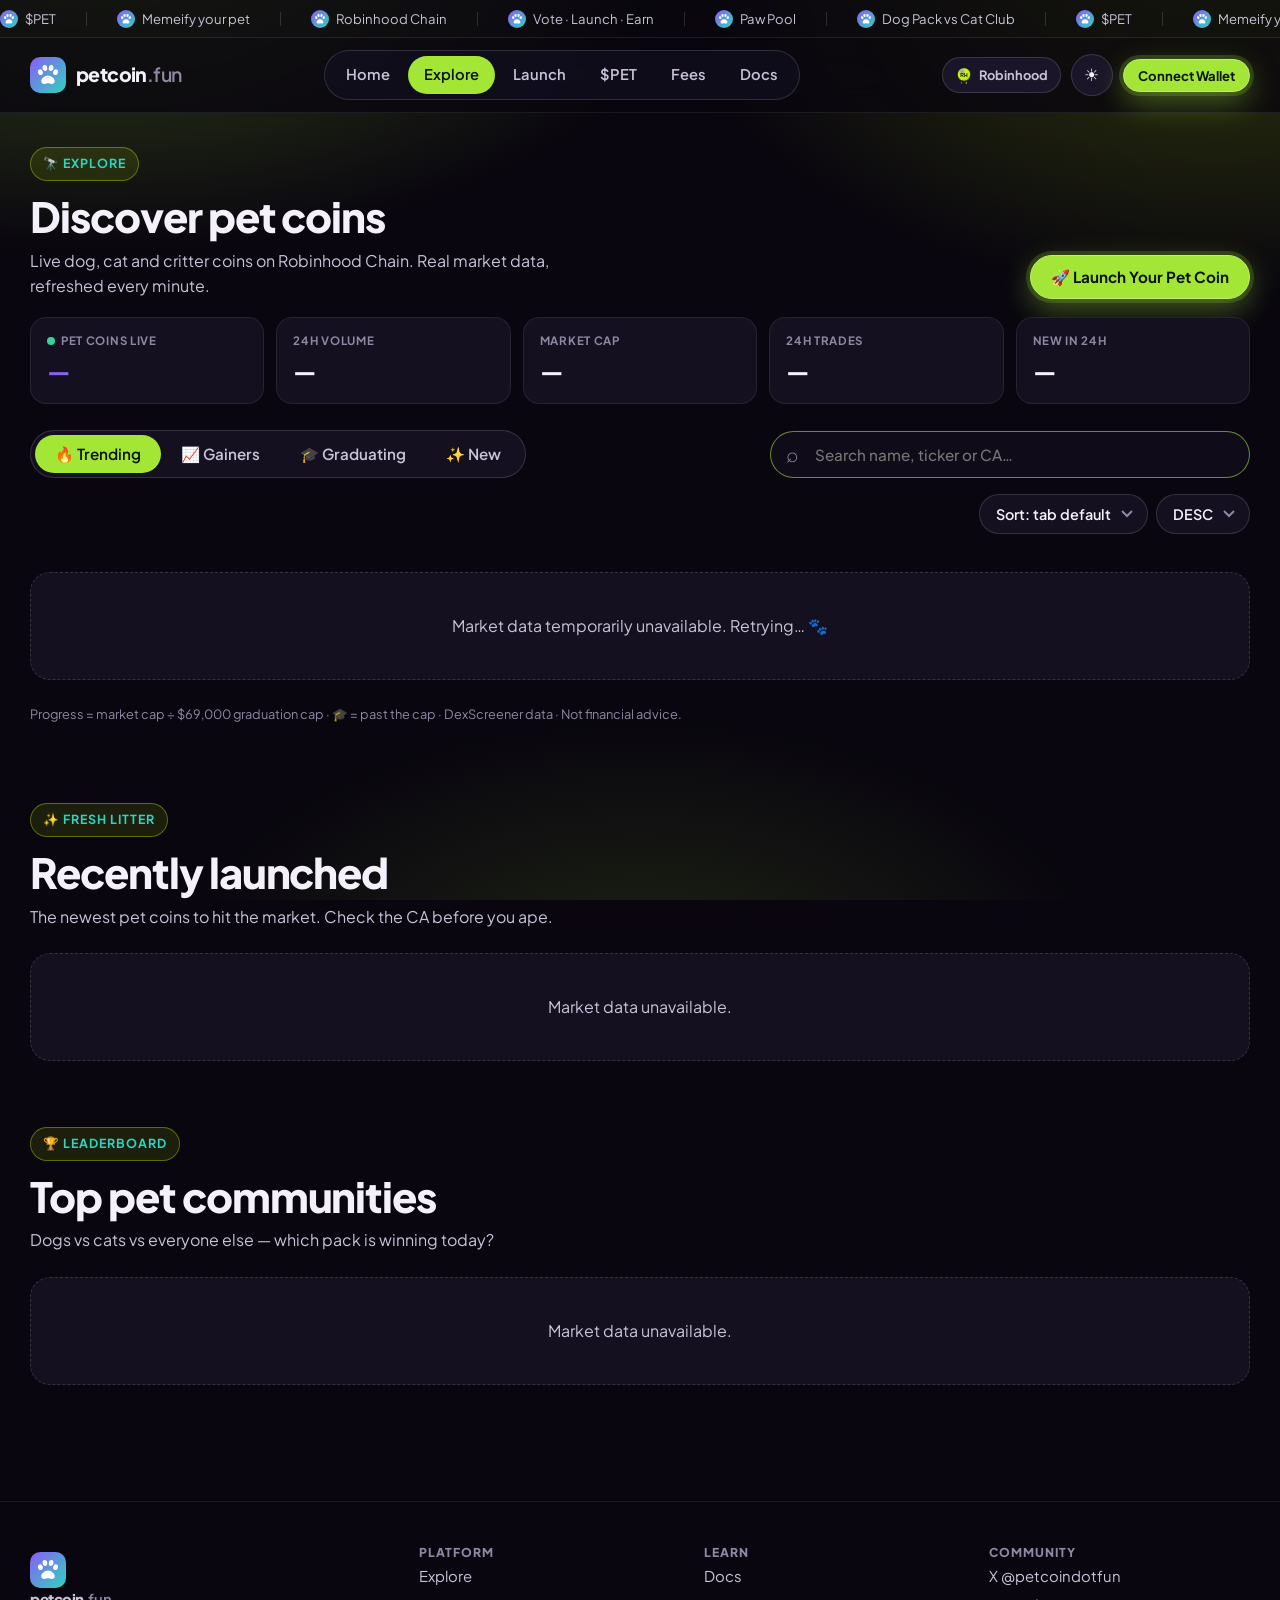
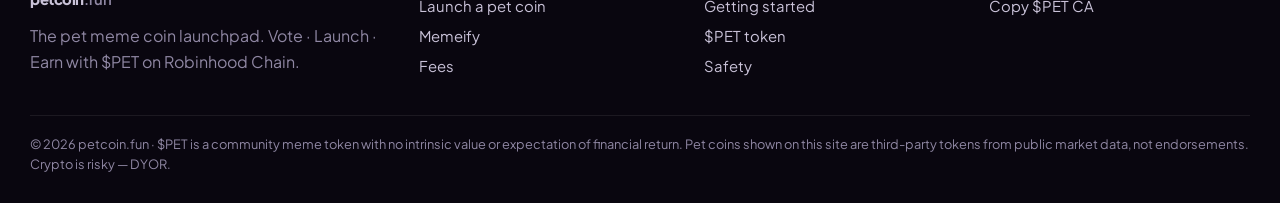
<file: explore.html>
<!doctype html>
<html lang="en" data-theme="dark">
<head>
<meta charset="utf-8">
<meta name="viewport" content="width=device-width, initial-scale=1">
<script>try{var m=localStorage.getItem("pet.color");document.documentElement.dataset.theme=(m==="light"||m==="dark")?m:"dark"}catch(e){document.documentElement.dataset.theme="dark"}</script>
<meta name="twitter:card" content="summary_large_image">
<meta name="twitter:site" content="@PetCoinFun">
<link rel="icon" href="assets/art/logo.svg" type="image/svg+xml">
<link rel="preconnect" href="https://fonts.googleapis.com">
<link rel="preconnect" href="https://fonts.gstatic.com" crossorigin>
<link href="https://fonts.googleapis.com/css2?family=Plus+Jakarta+Sans:wght@400;500;600;700;800&family=JetBrains+Mono:wght@500;700&display=swap" rel="stylesheet">
<link rel="stylesheet" href="css/style.css">
<title>Explore pet coins — petcoin.fun</title>
<meta name="description" content="Explore live pet meme coins: trending, top gainers, about to graduate and newly launched dog, cat and critter coins.">
</head>
<body data-page="explore">
<div id="siteHeader"></div>
<main>
  <section style="padding:34px 0 10px">
    <div class="wrap">
      <div class="sec-head" style="margin-bottom:18px">
        <div><span class="kicker">🔭 Explore</span><h2>Discover pet coins</h2><p>Live dog, cat and critter coins on <span data-v="netName"></span>. Real market data, refreshed every minute.</p></div>
        <a class="btn btn-primary" href="launch" data-launch>🚀 Launch Your Pet Coin</a>
      </div>
      <div class="stats-row" style="margin-bottom:26px">
        <div class="stat-grid">
          <div class="stat"><span class="k"><i class="live-dot"></i>Pet coins live</span><b data-stat="count">…</b></div>
          <div class="stat"><span class="k">24h volume</span><b data-stat="vol">…</b></div>
          <div class="stat"><span class="k">Market cap</span><b data-stat="mcap">…</b></div>
          <div class="stat"><span class="k">24h trades</span><b data-stat="tx">…</b></div>
          <div class="stat"><span class="k">New in 24h</span><b data-stat="new24">…</b></div>
        </div>
      </div>

      <div class="toolbar">
        <div class="seg" id="tabs">
          <button class="active" data-action="tab" data-tab="trending">🔥 Trending</button>
          <button data-action="tab" data-tab="gainers">📈 Gainers</button>
          <button data-action="tab" data-tab="graduating">🎓 Graduating</button>
          <button data-action="tab" data-tab="newest">✨ New</button>
        </div>
        <div class="search-wrap"><input class="search" id="search" type="search" placeholder="Search name, ticker or CA…" aria-label="Search pet coins"></div>
      </div>
      <div class="toolbar">
        <div class="filters" id="chainChips"></div>
        <div class="filters">
          <select class="select" id="sortSel" aria-label="Sort by">
            <option value="">Sort: tab default</option>
            <option value="vol24">24h volume</option>
            <option value="mcap">Market cap</option>
            <option value="chg24">24h change</option>
            <option value="liq">Liquidity</option>
            <option value="progress">Curve progress</option>
            <option value="created">Launch time</option>
          </select>
          <select class="select" id="orderSel" aria-label="Order"><option value="desc">DESC</option><option value="asc">ASC</option></select>
        </div>
      </div>
      <div class="filters" id="catChips" style="margin-bottom:22px"></div>

      <div class="token-grid" id="tokenGrid"><div class="skel"></div><div class="skel"></div><div class="skel"></div><div class="skel"></div></div>
      <div style="text-align:center;margin-top:24px"><button class="btn" id="moreBtn" data-action="more" hidden>Show more pets 🐾</button></div>
      <p class="data-note" id="dataNote">Progress = market cap ÷ <span data-v="gradCap"></span> graduation cap · 🎓 = past the cap · DexScreener data · Not financial advice.</p>
    </div>
  </section>

  <section id="new">
    <div class="wrap">
      <div class="sec-head"><div><span class="kicker">✨ Fresh litter</span><h2>Recently launched</h2><p>The newest pet coins to hit the market. Check the CA before you ape.</p></div></div>
      <div class="new-list" id="newList"><div class="loading-state">Sniffing the chain…</div></div>
    </div>
  </section>

  <section id="communities" style="padding-top:10px">
    <div class="wrap">
      <div class="sec-head"><div><span class="kicker">🏆 Leaderboard</span><h2>Top pet communities</h2><p>Dogs vs cats vs everyone else — which pack is winning today?</p></div></div>
      <div class="comm-grid" id="commGrid"><div class="loading-state">Counting paws…</div></div>
    </div>
  </section>
</main>
<div id="siteFooter"></div>
<script src="js/config.js"></script>
<script src="js/chain.js"></script>
<script src="js/wallet.js"></script>
<script src="js/common.js"></script>
<script src="js/market.js"></script>
<script src="js/cards.js"></script>
<script src="js/explore.js"></script>
</body>
</html>
</file>
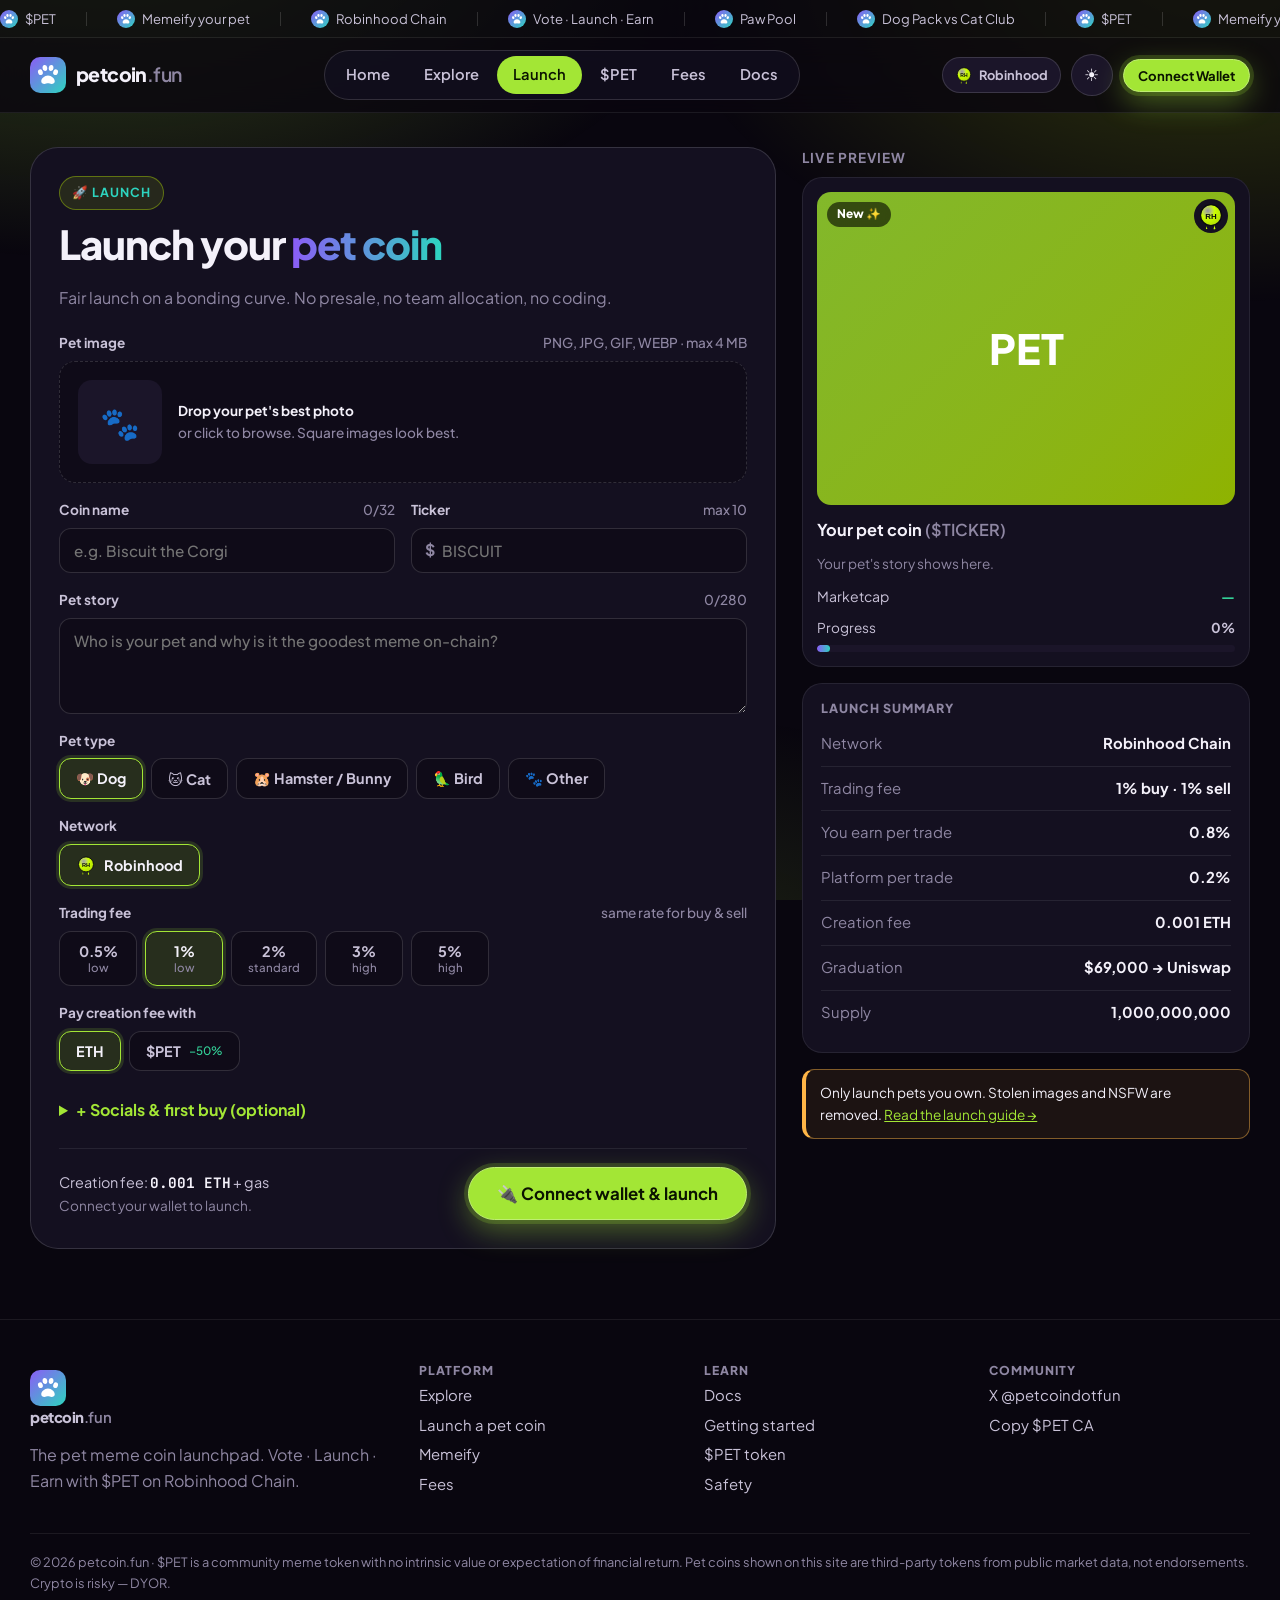
<file: launch.html>
<!doctype html>
<html lang="en" data-theme="dark">
<head>
<meta charset="utf-8">
<meta name="viewport" content="width=device-width, initial-scale=1">
<script>try{var m=localStorage.getItem("pet.color");document.documentElement.dataset.theme=(m==="light"||m==="dark")?m:"dark"}catch(e){document.documentElement.dataset.theme="dark"}</script>
<meta name="twitter:card" content="summary_large_image">
<meta name="twitter:site" content="@PetCoinFun">
<link rel="icon" href="assets/art/logo.svg" type="image/svg+xml">
<link rel="preconnect" href="https://fonts.googleapis.com">
<link rel="preconnect" href="https://fonts.gstatic.com" crossorigin>
<link href="https://fonts.googleapis.com/css2?family=Plus+Jakarta+Sans:wght@400;500;600;700;800&family=JetBrains+Mono:wght@500;700&display=swap" rel="stylesheet">
<link rel="stylesheet" href="css/style.css">
<title>Launch your pet coin — petcoin.fun</title>
<meta name="description" content="Launch a pet meme coin in seconds. Upload your pet, pick a network and a trading fee from 0.5% to 5%. No coding required.">
</head>
<body data-page="launch">
<div id="siteHeader"></div>
<main class="wrap launch">
  <form class="form-card" id="launchForm" novalidate>
    <span class="kicker">🚀 Launch</span>
    <h1 style="margin-top:12px">Launch your <span class="grad-text">pet coin</span></h1>
    <p class="muted">Fair launch on a bonding curve. No presale, no team allocation, no coding.</p>

    <div class="fgrid" style="margin-top:22px">
      <div class="field full">
        <label>Pet image <span class="muted">PNG, JPG, GIF, WEBP · max 4 MB</span></label>
        <label class="drop" id="drop" for="fImg">
          <span class="pv" id="pv">🐾</span>
          <span><b style="color:var(--text)">Drop your pet's best photo</b><br><span class="muted small">or click to browse. Square images look best.</span></span>
        </label>
        <input type="file" id="fImg" accept="image/png,image/jpeg,image/gif,image/webp" hidden>
      </div>
      <div class="field"><label for="fName">Coin name <span class="muted" id="cName">0/32</span></label><input class="input" id="fName" maxlength="32" placeholder="e.g. Biscuit the Corgi" autocomplete="off"></div>
      <div class="field"><label for="fTicker">Ticker <span class="muted">max 10</span></label><div class="input-pre"><span>$</span><input class="input" id="fTicker" maxlength="10" placeholder="BISCUIT" autocomplete="off"></div></div>
      <div class="field full"><label for="fDesc">Pet story <span class="muted" id="cDesc">0/280</span></label><textarea class="textarea" id="fDesc" maxlength="280" placeholder="Who is your pet and why is it the goodest meme on-chain?"></textarea></div>
      <div class="field full"><label>Pet type</label><div class="opt-grid" id="petType"></div></div>
      <div class="field full"><label>Network</label><div class="opt-grid" id="netOpts"></div></div>
      <div class="field full"><label>Trading fee <span class="muted">same rate for buy &amp; sell</span></label><div class="opt-grid" id="feeOpts"></div></div>
      <div class="field full"><label>Pay creation fee with</label><div class="opt-grid" id="payOpts"></div></div>
      <div class="field full">
        <details class="adv"><summary>+ Socials &amp; first buy (optional)</summary>
          <div class="fgrid" style="margin-top:12px">
            <div class="field"><label for="fX">X (Twitter)</label><input class="input" id="fX" placeholder="https://x.com/yourpet"></div>
            <div class="field"><label for="fTg">Telegram</label><input class="input" id="fTg" placeholder="https://t.me/yourpet"></div>
            <div class="field"><label for="fWeb">Website</label><input class="input" id="fWeb" placeholder="https://"></div>
            <div class="field"><label for="fBuy">First buy <span class="muted" id="buyUnit"></span></label><input class="input" id="fBuy" type="number" min="0" step="any" placeholder="0"></div>
          </div>
        </details>
      </div>
    </div>

    <div class="form-foot">
      <div class="cost">Creation fee: <b id="costVal">—</b> + gas<br><span class="muted small" id="walletHint">Connect your wallet to launch.</span></div>
      <button class="btn btn-primary btn-lg" type="submit" id="launchBtn">🚀 Launch</button>
    </div>
  </form>

  <aside class="side-sticky">
    <div>
      <p class="muted small" style="margin:0 0 8px;font-weight:700;text-transform:uppercase;letter-spacing:.08em">Live preview</p>
      <div id="preview"></div>
    </div>
    <div class="summary" id="summary"></div>
    <div class="callout warn small" style="margin:0">Only launch pets you own. Stolen images and NSFW are removed. <a href="docs#launch" style="color:var(--primary)">Read the launch guide →</a></div>
  </aside>
</main>
<div id="siteFooter"></div>
<script src="js/config.js"></script>
<script src="js/chain.js"></script>
<script src="js/wallet.js"></script>
<script src="js/common.js"></script>
<script src="js/launch.js"></script>
</body>
</html>
</file>
<file: css/style.css>
/* petcoin.fun — Glass launchpad UI · dark (default) / light */
:root, [data-theme="dark"] {
  --primary: #8b5cf6; --accent: #2dd4bf; --warm: #ffb547; --on-primary: #ffffff;
  --bg: #09060f; --bg2: #110c1b; --card: #141020; --card2: #1b1529; --input: #0f0b18;
  --line: rgba(255,255,255,.08); --line2: rgba(255,255,255,.14);
  --text: #f4f1fa; --text2: #c9c2d8; --muted: #8f87a3;
  --up: #34d399; --down: #f87171;
  --shadow: 0 20px 60px rgba(0,0,0,.45);
  --glass: rgba(20,16,32,.72);
  --dot: rgba(255,255,255,.035);
  color-scheme: dark;
}
[data-theme="light"] {
  --bg: #f6f4fb; --bg2: #ffffff; --card: #ffffff; --card2: #f3f0fa; --input: #faf9fd;
  --line: rgba(24,14,48,.09); --line2: rgba(24,14,48,.16);
  --text: #17111f; --text2: #3d3550; --muted: #6f6684;
  --up: #059669; --down: #dc2626;
  --shadow: 0 18px 50px rgba(60,40,110,.12);
  --glass: rgba(255,255,255,.78);
  --dot: rgba(24,14,48,.05);
  color-scheme: light;
}
:root, [data-theme="dark"] { --accent-text: var(--accent); --warm-text: var(--warm); --primary-text: color-mix(in srgb, var(--primary) 70%, #fff); }
[data-theme="light"] { --accent-text: color-mix(in srgb, var(--accent) 45%, #000); --warm-text: color-mix(in srgb, var(--warm) 60%, #000); --primary-text: color-mix(in srgb, var(--primary) 75%, #000); }
:root {
  --grad: linear-gradient(90deg, var(--primary), var(--accent));
  --r: 20px; --r-sm: 12px; --r-lg: 28px;
  --font: "Plus Jakarta Sans", system-ui, -apple-system, Segoe UI, sans-serif;
  --mono: "JetBrains Mono", ui-monospace, Menlo, Consolas, monospace;
}
* { box-sizing: border-box; }
html { scroll-behavior: smooth; overflow-x: hidden; }
body {
  margin: 0; font-family: var(--font); color: var(--text); background: var(--bg); font-size: 16px; line-height: 1.6;
  -webkit-font-smoothing: antialiased; overflow-x: hidden; transition: background .3s, color .3s;
}
body::before {
  content: ""; position: fixed; inset: 0; z-index: -1; pointer-events: none;
  background:
    radial-gradient(900px 500px at 8% -10%, color-mix(in srgb, var(--primary) 30%, transparent), transparent 70%),
    radial-gradient(800px 500px at 95% -5%, color-mix(in srgb, var(--accent) 22%, transparent), transparent 70%),
    radial-gradient(700px 400px at 50% 110%, color-mix(in srgb, var(--primary) 14%, transparent), transparent 70%);
}
img { max-width: 100%; display: block; }
a { color: inherit; }
h1, h2, h3, h4 { line-height: 1.12; margin: 0 0 .45em; letter-spacing: -.025em; font-weight: 800; }
p { margin: 0 0 1em; }
code, .mono { font-family: var(--mono); }
.muted { color: var(--muted); }
.small { font-size: .85rem; }
.grad-text { background: var(--grad); -webkit-background-clip: text; background-clip: text; color: transparent; }
.wrap { width: min(1220px, 100% - 40px); margin: 0 auto; }
[hidden] { display: none !important; }

/* ---------- Buttons ---------- */
.btn {
  display: inline-flex; align-items: center; justify-content: center; gap: 8px; font: 700 .95rem var(--font);
  padding: 11px 20px; border-radius: 999px; border: 1px solid var(--line2); background: var(--card2); color: var(--text);
  cursor: pointer; text-decoration: none; white-space: nowrap; transition: transform .15s, box-shadow .2s, background .2s, border-color .2s;
}
.btn:hover { transform: translateY(-1px); border-color: color-mix(in srgb, var(--primary) 60%, transparent); }
.btn:disabled { opacity: .5; cursor: not-allowed; transform: none; }
.btn-primary, .btn-hot { background: var(--primary); color: var(--on-primary); border-color: color-mix(in srgb, var(--primary) 70%, #fff 30%); box-shadow: 0 0 0 4px color-mix(in srgb, var(--primary) 18%, transparent), 0 10px 30px color-mix(in srgb, var(--primary) 40%, transparent); }
.btn-primary:hover, .btn-hot:hover { box-shadow: 0 0 0 5px color-mix(in srgb, var(--primary) 25%, transparent), 0 12px 40px color-mix(in srgb, var(--primary) 55%, transparent); }
.btn-purple, .btn-mint { background: var(--grad); color: #fff; border-color: transparent; }
.btn-ghost { background: transparent; }
.btn-lg { font-size: 1.05rem; padding: 15px 28px; }
.btn-sm { font-size: .82rem; padding: 7px 14px; }
.btn img { width: 18px; height: 18px; }
.link-btn { background: none; border: 0; font: 700 .85rem var(--font); cursor: pointer; padding: 0; color: var(--primary-text); }
.icon-btn { width: 42px; height: 42px; border-radius: 50%; display: grid; place-items: center; background: var(--card2); border: 1px solid var(--line2); color: var(--text); cursor: pointer; font-size: 1.05rem; }
.icon-btn:hover { border-color: var(--primary); }

/* ---------- Ticker + header ---------- */
.topbar { border-bottom: 1px solid var(--line); background: color-mix(in srgb, var(--bg) 70%, transparent); overflow: hidden; font-size: .82rem; }
.marquee { display: flex; gap: 30px; width: max-content; padding: 8px 0; animation: scroll 60s linear infinite; color: var(--text2); }
.marquee:hover { animation-play-state: paused; }
.marquee span { display: inline-flex; align-items: center; gap: 7px; white-space: nowrap; }
.marquee span + span::before { content: ""; width: 1px; height: 14px; background: var(--line2); margin-right: 23px; }
.marquee img { width: 18px; height: 18px; border-radius: 50%; object-fit: cover; }
.marquee .up { color: var(--up); font-weight: 700; } .marquee .down { color: var(--down); font-weight: 700; }
@keyframes scroll { to { transform: translateX(-50%); } }
.header { position: sticky; top: 0; z-index: 40; background: color-mix(in srgb, var(--bg) 78%, transparent); backdrop-filter: blur(16px); -webkit-backdrop-filter: blur(16px); border-bottom: 1px solid var(--line); }
.header .wrap { display: flex; align-items: center; gap: 18px; height: 74px; }
.brand { display: flex; align-items: center; gap: 10px; text-decoration: none; font-weight: 800; font-size: 1.22rem; letter-spacing: -.03em; }
.brand img { width: 36px; height: 36px; }
.brand em { font-style: normal; color: var(--muted); font-weight: 600; }
.nav { display: flex; gap: 2px; margin: 0 auto; padding: 5px; border: 1px solid var(--line2); border-radius: 999px; background: var(--glass); }
.nav a { text-decoration: none; font-weight: 600; font-size: .92rem; color: var(--text2); padding: 7px 16px; border-radius: 999px; transition: .2s; }
.nav a:hover { color: var(--text); background: var(--card2); }
.nav a.active { color: var(--on-primary); background: var(--primary); }
.head-actions { display: flex; gap: 10px; align-items: center; }
.net-badge { display: inline-flex; align-items: center; gap: 6px; font-weight: 700; font-size: .8rem; padding: 7px 12px; border: 1px solid var(--line2); border-radius: 999px; background: var(--card2); color: var(--text2); }
.net-badge img { width: 18px; height: 18px; }
.net-badge .stack { display: flex; } .net-badge .stack img + img { margin-left: -6px; }
.menu-btn { display: none; }
.wallet-chip { display: inline-flex; align-items: center; gap: 6px; font-family: var(--mono); font-size: .85rem; }
.wallet-chip img { width: 18px; height: 18px; }

/* ---------- Generic card / glow ---------- */
.card { background: var(--card); border: 1px solid var(--line); border-radius: var(--r); }
.glow-border { position: relative; }
.glow-border::before { content: ""; position: absolute; inset: -1px; border-radius: inherit; padding: 1px; background: linear-gradient(135deg, var(--primary), transparent 40%, transparent 60%, var(--accent)); -webkit-mask: linear-gradient(#000 0 0) content-box, linear-gradient(#000 0 0); -webkit-mask-composite: xor; mask-composite: exclude; pointer-events: none; }

/* ---------- Hero ---------- */
.hero { padding: 34px 0 26px; }
.hero-banner { position: relative; overflow: hidden; border-radius: var(--r-lg); border: 1px solid var(--line2); padding: 46px 48px; display: grid; grid-template-columns: 1.05fr .95fr; gap: 40px; align-items: center;
  background: radial-gradient(600px 400px at 0% 0%, color-mix(in srgb, var(--primary) 32%, transparent), transparent 70%), radial-gradient(500px 300px at 30% 100%, color-mix(in srgb, var(--accent) 16%, transparent), transparent 70%), var(--glass); box-shadow: var(--shadow); }
.hero-banner::after { content: ""; position: absolute; inset: 0; background-image: radial-gradient(var(--dot) 1px, transparent 1.3px); background-size: 6px 6px; pointer-events: none; mask-image: linear-gradient(90deg, transparent 30%, #000); }
.kicker { display: inline-flex; align-items: center; gap: 8px; font-weight: 700; font-size: .78rem; text-transform: uppercase; letter-spacing: .08em; color: var(--accent-text); padding: 6px 12px; border: 1px solid color-mix(in srgb, var(--accent) 35%, transparent); background: color-mix(in srgb, var(--accent) 10%, transparent); border-radius: 999px; }
.kicker img { width: 16px; height: 16px; }
.hero h1 { font-size: clamp(2.3rem, 5vw, 3.9rem); margin: 18px 0 16px; letter-spacing: -.035em; }
.hero .lead { font-size: 1.12rem; color: var(--text2); max-width: 540px; }
.hero-cta { display: flex; flex-wrap: wrap; gap: 12px; margin-top: 26px; position: relative; z-index: 1; }
.hero-side { position: relative; z-index: 1; }
.feat { position: relative; border-radius: var(--r); background: var(--card); padding: 16px; display: grid; grid-template-columns: 170px 1fr; gap: 18px; box-shadow: 0 0 0 1px var(--line2), 0 0 50px color-mix(in srgb, var(--primary) 35%, transparent), 0 0 90px color-mix(in srgb, var(--accent) 18%, transparent); }
.feat::before { content: ""; position: absolute; inset: -2px; border-radius: 22px; background: conic-gradient(from 180deg, var(--primary), var(--accent), var(--warm), #ff6b8b, var(--primary)); z-index: -1; filter: blur(6px); opacity: .8; }
.feat .t-img { aspect-ratio: 1; border-radius: 14px; }
.feat h3 { font-size: 1.15rem; margin: 2px 0 4px; }
.feat .desc { font-size: .85rem; color: var(--muted); margin-bottom: 10px; }
.feat .kv { display: flex; justify-content: space-between; font-size: .88rem; margin: 6px 0; color: var(--text2); }
.feat .kv b { color: var(--text); }
.feat-badge { font-size: .72rem; font-weight: 800; text-transform: uppercase; letter-spacing: .06em; color: var(--warm-text); }
.dots { display: flex; gap: 6px; justify-content: center; margin-top: 16px; }
.dots button { width: 8px; height: 8px; border-radius: 99px; border: 0; background: var(--line2); cursor: pointer; padding: 0; transition: .25s; }
.dots button.active { width: 24px; background: var(--grad); }
.hero-pets { display: flex; justify-content: flex-end; margin-top: -8px; margin-right: 10px; }
.hero-pets img { width: 62px; margin-left: -10px; filter: drop-shadow(0 6px 10px rgba(0,0,0,.35)); animation: bob 4s ease-in-out infinite; }
.hero-pets img:nth-child(2) { animation-delay: -1s; } .hero-pets img:nth-child(3) { animation-delay: -2s; } .hero-pets img:nth-child(4) { animation-delay: -3s; }
@keyframes bob { 50% { translate: 0 -6px; } }

/* CA box */
.ca-strip { display: grid; grid-template-columns: 1.3fr 1fr; gap: 18px; margin-top: 18px; }
.ca-box { background: var(--card); border: 1px solid var(--line2); border-radius: var(--r); padding: 18px 20px; }
.ca-head { display: flex; align-items: center; justify-content: space-between; gap: 10px; margin-bottom: 12px; flex-wrap: wrap; }
.ca-head b { font-size: .82rem; text-transform: uppercase; letter-spacing: .08em; }
.ca-tabs { display: flex; gap: 6px; flex-wrap: wrap; margin-bottom: 12px; }
.ca-tab { display: inline-flex; align-items: center; gap: 7px; font: 700 .82rem var(--font); padding: 7px 12px; border: 1px solid var(--line2); border-radius: 999px; background: var(--card2); cursor: pointer; color: var(--text2); }
.ca-tab img { width: 18px; height: 18px; }
.ca-tab.active { color: var(--text); border-color: var(--net, var(--primary)); box-shadow: 0 0 0 3px color-mix(in srgb, var(--net, var(--primary)) 22%, transparent); }
.ca-row { display: flex; align-items: center; gap: 12px; background: var(--input); border: 1px dashed var(--line2); border-radius: 14px; padding: 10px 10px 10px 12px; }
.ca-row .net-ico { width: 40px; height: 40px; flex: none; }
.ca-val { flex: 1; min-width: 0; font-family: var(--mono); font-weight: 700; font-size: .95rem; word-break: break-all; }
.ca-val.empty { color: var(--muted); font-family: var(--font); }
.ca-val small { display: block; font-family: var(--font); font-size: .72rem; color: var(--muted); font-weight: 600; }
.ca-links { display: flex; gap: 14px; flex-wrap: wrap; margin-top: 10px; font-size: .84rem; font-weight: 600; color: var(--muted); }
.ca-links a { color: var(--primary-text); text-decoration: none; }

/* Stats */
.stat-grid { display: grid; grid-template-columns: 1fr 1fr; gap: 12px; }
.stat { background: var(--card); border: 1px solid var(--line); border-radius: 16px; padding: 14px 16px; }
.stat .k { font-size: .72rem; font-weight: 700; text-transform: uppercase; letter-spacing: .06em; color: var(--muted); display: flex; align-items: center; gap: 6px; }
.stat b { display: block; font-size: 1.45rem; font-weight: 800; margin-top: 2px; letter-spacing: -.02em; }
.stat:first-child b { background: var(--grad); -webkit-background-clip: text; background-clip: text; color: transparent; }
.stats-row .stat-grid { grid-template-columns: repeat(5, 1fr); }
.live-dot { width: 8px; height: 8px; border-radius: 50%; background: var(--up); animation: pulse 1.6s infinite; }
@keyframes pulse { 0% { box-shadow: 0 0 0 0 color-mix(in srgb, var(--up) 60%, transparent); } 70%, 100% { box-shadow: 0 0 0 8px transparent; } }

/* ---------- Sections ---------- */
section { padding: 56px 0; }
.sec-head { display: flex; align-items: end; justify-content: space-between; gap: 16px; margin-bottom: 24px; flex-wrap: wrap; }
.sec-head h2 { font-size: clamp(1.8rem, 3.6vw, 2.6rem); margin: 12px 0 0; }
.sec-head p { max-width: 580px; margin: 8px 0 0; color: var(--text2); }
.band, .band-yellow, .band-purple { background: linear-gradient(180deg, transparent, color-mix(in srgb, var(--primary) 6%, transparent), transparent); }
.data-note { margin-top: 16px; font-size: .8rem; color: var(--muted); }

/* Toolbar / filters */
.toolbar { display: flex; flex-wrap: wrap; gap: 12px; align-items: center; justify-content: space-between; margin-bottom: 16px; }
.seg { display: inline-flex; padding: 4px; border: 1px solid var(--line2); border-radius: 999px; background: var(--card); }
.seg button { font: 600 .95rem var(--font); border: 0; background: none; color: var(--text2); padding: 9px 20px; border-radius: 999px; cursor: pointer; }
.seg button.active { background: var(--primary); color: var(--on-primary); }
.filters { display: flex; gap: 8px; flex-wrap: wrap; align-items: center; }
.chip { font: 600 .86rem var(--font); padding: 8px 14px; border: 1px solid var(--line2); border-radius: 999px; background: var(--card); cursor: pointer; display: inline-flex; align-items: center; gap: 6px; color: var(--text2); }
.chip img { width: 18px; height: 18px; }
.chip.active { color: var(--text); border-color: var(--primary); background: color-mix(in srgb, var(--primary) 16%, var(--card)); }
.chip .muted { font-size: .78rem; }
.search-wrap { position: relative; flex: 1; max-width: 480px; min-width: 220px; }
.search-wrap::before { content: "⌕"; position: absolute; left: 16px; top: 50%; transform: translateY(-52%); font-size: 1.3rem; color: var(--muted); }
.search { width: 100%; font: 500 .95rem var(--font); padding: 13px 18px 13px 44px; border: 1px solid color-mix(in srgb, var(--primary) 50%, var(--line2)); border-radius: 999px; background: var(--input); color: var(--text); outline: none; }
.search:focus { box-shadow: 0 0 0 4px color-mix(in srgb, var(--primary) 20%, transparent); }
.select { font: 600 .9rem var(--font); padding: 10px 36px 10px 16px; border: 1px solid var(--line2); border-radius: 999px; background: var(--card) url("data:image/svg+xml,%3Csvg xmlns='http://www.w3.org/2000/svg' width='12' height='8'%3E%3Cpath d='M1 1l5 5 5-5' stroke='%238f87a3' stroke-width='2' fill='none'/%3E%3C/svg%3E") no-repeat right 14px center; color: var(--text); appearance: none; cursor: pointer; }

/* Token cards */
.token-grid { display: grid; grid-template-columns: repeat(auto-fill, minmax(258px, 1fr)); gap: 18px; }
.tcard { background: var(--card); border: 1px solid var(--line); border-radius: var(--r); padding: 14px; display: flex; flex-direction: column; gap: 10px; transition: transform .2s, border-color .2s, box-shadow .2s; position: relative; }
.tcard:hover { transform: translateY(-4px); border-color: color-mix(in srgb, var(--primary) 50%, transparent); box-shadow: 0 16px 40px color-mix(in srgb, var(--primary) 18%, transparent); }
.t-img { width: 100%; aspect-ratio: 4 / 3; border-radius: 14px; object-fit: cover; background: var(--grad); display: grid; place-items: center; font-weight: 800; font-size: 2.6rem; color: #fff; overflow: hidden; position: relative; }
.t-img.ph { background: linear-gradient(135deg, color-mix(in srgb, var(--primary) 80%, #000), color-mix(in srgb, var(--accent) 70%, #000)); }
.t-imgwrap { position: relative; }
.t-imgwrap .t-chain { position: absolute; top: 10px; right: 10px; width: 28px; height: 28px; border-radius: 50%; box-shadow: 0 0 0 3px var(--card); background: var(--card); }
.t-imgwrap .rank { position: absolute; top: 10px; left: 10px; font-size: .74rem; font-weight: 800; padding: 3px 10px; border-radius: 999px; background: rgba(0,0,0,.6); color: #fff; backdrop-filter: blur(6px); }
.t-title { font-size: 1.02rem; font-weight: 700; white-space: nowrap; overflow: hidden; text-overflow: ellipsis; margin: 2px 0 0; }
.t-title .tk { color: var(--muted); font-weight: 600; }
.kvr { display: flex; justify-content: space-between; align-items: center; font-size: .88rem; color: var(--text2); }
.kvr b { color: var(--text); font-weight: 700; }
.kvr .pos { color: var(--up); } .kvr .neg { color: var(--down); }
.t-logo { width: 44px; height: 44px; border-radius: 12px; object-fit: cover; flex: none; background: var(--grad); display: grid; place-items: center; font-weight: 800; color: #fff; overflow: hidden; }
.chg { font-weight: 700; font-size: .82rem; }
.chg.up { color: var(--up); } .chg.down { color: var(--down); }
.curve-top { display: flex; justify-content: space-between; font-size: .85rem; color: var(--text2); margin-bottom: 6px; }
.curve-bar { height: 7px; border-radius: 99px; background: var(--card2); overflow: hidden; }
.curve-bar i { display: block; height: 100%; border-radius: 99px; background: var(--grad); }
.curve-bar.done i { background: linear-gradient(90deg, var(--warm), #ff6b8b); }
.t-actions { display: flex; gap: 8px; margin-top: 2px; }
.t-actions .btn { flex: 1; }
.empty-state, .loading-state { grid-column: 1 / -1; text-align: center; padding: 40px 20px; border: 1px dashed var(--line2); border-radius: var(--r); background: var(--card); color: var(--text2); }
.skel { background: linear-gradient(90deg, var(--card) 25%, var(--card2) 50%, var(--card) 75%); background-size: 200% 100%; animation: sk 1.2s infinite; border: 1px solid var(--line); border-radius: var(--r); height: 360px; }
@keyframes sk { to { background-position: -200% 0; } }

/* New list */
.new-list { display: grid; gap: 10px; }
.nrow { display: grid; grid-template-columns: 44px 1.6fr .7fr 1fr 1fr .9fr auto; gap: 14px; align-items: center; background: var(--card); border: 1px solid var(--line); border-radius: 16px; padding: 10px 14px; transition: border-color .2s; }
.nrow:hover { border-color: color-mix(in srgb, var(--primary) 45%, transparent); }
.nrow .lbl { display: block; font-size: .68rem; font-weight: 700; text-transform: uppercase; color: var(--muted); letter-spacing: .05em; }
.nrow .nm b { display: flex; align-items: center; gap: 6px; }
.nrow .nm b img { width: 16px; height: 16px; }
.age { font-weight: 700; font-size: .8rem; color: var(--accent-text); }

/* Communities */
.comm-grid { display: grid; grid-template-columns: repeat(5, 1fr); gap: 14px; }
.comm { background: var(--card); border: 1px solid var(--line); border-radius: var(--r); padding: 18px; }
.comm .emo { font-size: 2rem; line-height: 1; }
.comm h3 { margin: 10px 0 2px; font-size: 1.08rem; }
.comm .kv { display: flex; justify-content: space-between; font-size: .85rem; padding: 6px 0; border-bottom: 1px solid var(--line); color: var(--text2); }
.comm .kv:last-child { border: 0; }
.comm .kv b { font-family: var(--mono); color: var(--text); }
.comm .bar { height: 6px; border-radius: 99px; overflow: hidden; margin: 10px 0 6px; background: var(--card2); }
.comm .bar i { display: block; height: 100%; background: var(--grad); }
.comm.lead { border-color: color-mix(in srgb, var(--warm) 60%, transparent); box-shadow: 0 0 40px color-mix(in srgb, var(--warm) 15%, transparent); }

/* Steps / features */
.steps { display: grid; grid-template-columns: repeat(4, 1fr); gap: 16px; counter-reset: s; }
.step { background: var(--card); border: 1px solid var(--line); border-radius: var(--r); padding: 22px; position: relative; overflow: hidden; }
.step::before { counter-increment: s; content: "0" counter(s); position: absolute; top: 14px; right: 18px; font-weight: 800; font-size: 2.2rem; color: var(--line2); }
.step .ic { font-size: 1.8rem; width: 52px; height: 52px; display: grid; place-items: center; border-radius: 14px; background: color-mix(in srgb, var(--primary) 16%, transparent); }
.step h3 { margin: 14px 0 6px; font-size: 1.12rem; }
.step p { margin: 0; font-size: .92rem; color: var(--text2); }
.feature { display: grid; grid-template-columns: 1fr 1fr; gap: 40px; align-items: center; }
.vote-demo { background: var(--card); border: 1px solid var(--line2); border-radius: var(--r-lg); padding: 18px; box-shadow: var(--shadow); }
.vote-demo .vh { display: flex; justify-content: space-between; align-items: center; margin-bottom: 12px; font-weight: 700; }
.vote-grid { display: grid; grid-template-columns: repeat(3, 1fr); gap: 10px; }
.vote-card { border: 1px solid var(--line); border-radius: 14px; padding: 10px; text-align: center; background: var(--card2); }
.vote-card img { width: 100%; aspect-ratio: 1; object-fit: contain; }
.vote-card b { display: block; font-size: .9rem; margin-top: 4px; }
.vote-card .tag { font-size: .72rem; color: var(--muted); }
.vote-card.win { border-color: var(--warm-text); box-shadow: 0 0 24px color-mix(in srgb, var(--warm) 25%, transparent); }
.check-list { list-style: none; padding: 0; margin: 18px 0; display: grid; gap: 10px; }
.check-list li { display: flex; gap: 10px; align-items: flex-start; color: var(--text2); }
.check-list li::before { content: "✓"; flex: none; width: 22px; height: 22px; display: grid; place-items: center; background: color-mix(in srgb, var(--accent) 20%, transparent); color: var(--accent-text); border-radius: 50%; font-weight: 800; font-size: .8rem; margin-top: 2px; }
.earn-grid { display: grid; grid-template-columns: repeat(3, 1fr); gap: 16px; }
.earn { background: var(--card); border: 1px solid var(--line); border-radius: var(--r); padding: 22px; }
.earn .who { display: inline-block; font-weight: 700; font-size: .72rem; text-transform: uppercase; letter-spacing: .06em; padding: 4px 10px; border-radius: 999px; background: color-mix(in srgb, var(--accent) 16%, transparent); color: var(--accent-text); }
.earn:nth-child(2) .who { background: color-mix(in srgb, var(--warm) 16%, transparent); color: var(--warm-text); }
.earn:nth-child(3) .who { background: color-mix(in srgb, var(--primary) 18%, transparent); color: var(--primary); }
.earn h3 { margin: 12px 0 8px; font-size: 1.2rem; }
.earn ul { margin: 0; padding-left: 18px; color: var(--text2); }
.earn li { margin: 4px 0; }

/* $PET */
.pet-grid { display: grid; grid-template-columns: 1.1fr .9fr; gap: 22px; align-items: start; }
.util-grid { display: grid; grid-template-columns: repeat(2, 1fr); gap: 14px; }
.util { background: var(--card); border: 1px solid var(--line); border-radius: var(--r); padding: 18px; }
.util .ic { font-size: 1.5rem; }
.util h4 { margin: 8px 0 4px; font-size: 1.02rem; }
.util p { margin: 0; font-size: .9rem; color: var(--text2); }
.pet-panel { background: var(--card); border: 1px solid var(--line2); border-radius: var(--r-lg); padding: 22px; box-shadow: var(--shadow); }
.pet-panel h3 { display: flex; align-items: center; gap: 10px; }
.pet-panel h3 img { width: 38px; }
.param { display: flex; justify-content: space-between; gap: 12px; padding: 10px 0; border-bottom: 1px solid var(--line); font-size: .93rem; align-items: center; }
.param:last-child { border: 0; }
.param span { color: var(--muted); }
.param b, .param code { text-align: right; word-break: break-all; }
.chain-rows { display: grid; gap: 8px; margin-top: 12px; }
.chain-row { display: flex; align-items: center; gap: 10px; border: 1px solid var(--line); border-radius: 12px; padding: 8px 10px; background: var(--card2); }
.chain-row img { width: 26px; height: 26px; }
.chain-row .nm { flex: 1; min-width: 0; }
.chain-row .nm b { display: block; font-size: .88rem; }
.chain-row .nm code { font-size: .76rem; color: var(--muted); }

/* Fees */
.fee-table { width: 100%; border-collapse: separate; border-spacing: 0; background: var(--card); border: 1px solid var(--line2); border-radius: var(--r); overflow: hidden; }
.fee-table th, .fee-table td { padding: 14px 18px; text-align: left; vertical-align: top; border-bottom: 1px solid var(--line); }
.fee-table tr:last-child td { border-bottom: 0; }
.fee-table th { font-size: .74rem; text-transform: uppercase; letter-spacing: .07em; color: var(--muted); background: var(--card2); }
.fee-table td:first-child { font-weight: 700; white-space: nowrap; }
.fee-table td:last-child { color: var(--text2); }
.fee-val { font-family: var(--mono); font-weight: 700; }
.fee-val .per { display: flex; align-items: center; gap: 6px; font-size: .85rem; white-space: nowrap; }
.fee-val .per img { width: 16px; height: 16px; }
.tiers { display: flex; gap: 6px; flex-wrap: wrap; }
.tiers span { font-family: var(--mono); font-size: .82rem; font-weight: 700; padding: 2px 9px; border-radius: 999px; border: 1px solid var(--line2); }
.split { display: flex; height: 44px; border-radius: 14px; overflow: hidden; margin-top: 14px; font-size: .84rem; font-weight: 700; color: #fff; }
.split div { display: grid; place-items: center; }

/* Roadmap */
.road { display: grid; grid-template-columns: repeat(4, 1fr); gap: 16px; }
.phase { background: var(--card); border: 1px solid var(--line); border-radius: var(--r); padding: 20px; position: relative; }
.phase::before { content: ""; position: absolute; left: 20px; right: 20px; top: 0; height: 2px; background: var(--grad); border-radius: 2px; }
.phase .ph { font-weight: 700; font-size: .74rem; text-transform: uppercase; letter-spacing: .07em; color: var(--accent-text); }
.phase h3 { margin: 6px 0 10px; font-size: 1.35rem; }
.phase ul { margin: 0; padding-left: 18px; color: var(--text2); }

/* FAQ */
.faq { display: grid; gap: 10px; max-width: 900px; }
.faq details { background: var(--card); border: 1px solid var(--line); border-radius: 16px; padding: 0 20px; }
.faq details[open] { border-color: color-mix(in srgb, var(--primary) 40%, transparent); }
.faq summary { cursor: pointer; font-weight: 700; padding: 16px 0; list-style: none; display: flex; justify-content: space-between; gap: 10px; }
.faq summary::-webkit-details-marker { display: none; }
.faq summary::after { content: "+"; font-size: 1.4rem; line-height: 1; color: var(--primary); }
.faq details[open] summary::after { content: "–"; }
.faq details p { margin: 0 0 16px; color: var(--text2); }

/* CTA */
.cta { text-align: center; border: 1px solid var(--line2); border-radius: var(--r-lg); padding: 50px 24px; position: relative; overflow: hidden; background: radial-gradient(500px 300px at 50% 0%, color-mix(in srgb, var(--primary) 35%, transparent), transparent 70%), var(--glass); }
.cta h2 { font-size: clamp(1.8rem, 4.4vw, 3rem); }
.cta p { color: var(--text2); }
.cta .row { display: flex; gap: 12px; justify-content: center; flex-wrap: wrap; margin-top: 18px; }
.cta .pets { display: flex; justify-content: center; margin-bottom: 8px; }
.cta .pets img { width: 64px; margin: 0 -6px; }

/* Footer */
.footer { border-top: 1px solid var(--line); padding: 44px 0 28px; margin-top: 60px; }
.footer .wrap { display: grid; grid-template-columns: 1.4fr 1fr 1fr 1fr; gap: 24px; }
.footer h4 { font-size: .76rem; text-transform: uppercase; letter-spacing: .08em; color: var(--muted); }
.footer a { display: block; text-decoration: none; color: var(--text2); margin: 6px 0; font-size: .93rem; }
.footer a:hover { color: var(--primary); }
.footer .disc { grid-column: 1 / -1; border-top: 1px solid var(--line); padding-top: 18px; font-size: .8rem; color: var(--muted); }

/* Modal / toast */
.modal { position: fixed; inset: 0; z-index: 100; background: rgba(5,3,10,.65); backdrop-filter: blur(6px); display: grid; place-items: center; padding: 20px; }
.modal-card { background: var(--bg2); border: 1px solid var(--line2); border-radius: var(--r-lg); box-shadow: var(--shadow); width: min(480px, 100%); max-height: 90vh; overflow: auto; padding: 26px; position: relative; }
.modal-card.wide { width: min(760px, 100%); }
.modal-x { position: absolute; top: 14px; right: 14px; width: 34px; height: 34px; border: 1px solid var(--line2); border-radius: 50%; background: var(--card2); color: var(--text); font-size: 1.1rem; cursor: pointer; }
.modal h3 { font-size: 1.4rem; }
.modal .sub { color: var(--muted); }
.modal ol { color: var(--text2); padding-left: 20px; }
.modal-hero { text-align: center; }
.modal-hero .big { font-size: 3rem; line-height: 1; margin-bottom: 8px; }
.net-list, .wallet-list { display: grid; gap: 10px; margin-top: 14px; }
.net-opt, .wallet-opt { display: flex; align-items: center; gap: 12px; padding: 12px; border: 1px solid var(--line2); border-radius: 14px; background: var(--card); cursor: pointer; text-decoration: none; font: inherit; color: var(--text); text-align: left; width: 100%; }
.net-opt:hover, .wallet-opt:hover { border-color: var(--primary); }
.net-opt img, .wallet-opt img { width: 32px; height: 32px; border-radius: 8px; }
.net-opt .n { font-weight: 700; } .net-opt .d { font-size: .8rem; color: var(--muted); }
.net-opt .go { margin-left: auto; font-weight: 700; color: var(--primary); }
.net-opt.off { opacity: .55; cursor: default; }
.wallet-opt span { margin-left: auto; }
.net-tabs { display: flex; gap: 6px; flex-wrap: wrap; margin-top: 10px; }
.notice { margin-top: 14px; padding: 10px 12px; border: 1px solid color-mix(in srgb, var(--warm) 40%, transparent); border-radius: 12px; background: color-mix(in srgb, var(--warm) 10%, transparent); font-size: .88rem; color: var(--text2); }
.notice.err { border-color: color-mix(in srgb, var(--down) 50%, transparent); background: color-mix(in srgb, var(--down) 10%, transparent); }
.row-actions { display: flex; gap: 8px; flex-wrap: wrap; margin-top: 16px; }
.toast { position: fixed; bottom: 24px; left: 50%; transform: translateX(-50%); z-index: 200; background: var(--card2); color: var(--text); font-weight: 700; padding: 12px 22px; border-radius: 999px; border: 1px solid var(--primary); box-shadow: 0 10px 30px color-mix(in srgb, var(--primary) 30%, transparent); }

/* ---------- Launch form ---------- */
.launch { display: grid; grid-template-columns: 1.25fr .75fr; gap: 26px; align-items: start; padding: 34px 0 10px; }
.form-card { background: var(--card); border: 1px solid var(--line2); border-radius: var(--r-lg); padding: 28px; }
.form-card h1 { font-size: clamp(1.8rem, 3.6vw, 2.5rem); }
.fgrid { display: grid; grid-template-columns: 1fr 1fr; gap: 16px; }
.field { display: grid; gap: 7px; }
.field.full { grid-column: 1 / -1; }
.field label { font-size: .85rem; font-weight: 700; color: var(--text2); display: flex; justify-content: space-between; }
.field label .muted { font-weight: 500; }
.input, .textarea { width: 100%; font: 500 .95rem var(--font); padding: 12px 14px; border: 1px solid var(--line2); border-radius: 12px; background: var(--input); color: var(--text); outline: none; transition: border-color .2s, box-shadow .2s; }
.input:focus, .textarea:focus { border-color: var(--primary); box-shadow: 0 0 0 4px color-mix(in srgb, var(--primary) 18%, transparent); }
.input.bad { border-color: var(--down); }
.textarea { min-height: 96px; resize: vertical; }
.input-pre { position: relative; } .input-pre span { position: absolute; left: 14px; top: 50%; transform: translateY(-50%); color: var(--muted); font-weight: 700; } .input-pre .input { padding-left: 30px; }
.drop { border: 1.5px dashed var(--line2); border-radius: 16px; background: var(--input); padding: 18px; display: flex; align-items: center; gap: 16px; cursor: pointer; transition: border-color .2s; }
.field label.drop { justify-content: flex-start; font-weight: 500; }
.drop:hover, .drop.drag { border-color: var(--primary); }
.drop .pv { width: 84px; height: 84px; border-radius: 14px; background: var(--card2); display: grid; place-items: center; font-size: 2rem; overflow: hidden; flex: none; }
.drop .pv img { width: 100%; height: 100%; object-fit: cover; }
.opt-grid { display: flex; flex-wrap: wrap; gap: 8px; }
.opt { font: 700 .9rem var(--font); padding: 10px 16px; border-radius: 12px; border: 1px solid var(--line2); background: var(--input); color: var(--text2); cursor: pointer; display: inline-flex; align-items: center; gap: 8px; }
.opt img { width: 20px; height: 20px; }
.opt.active { color: var(--text); border-color: var(--primary); background: color-mix(in srgb, var(--primary) 16%, var(--input)); box-shadow: 0 0 0 3px color-mix(in srgb, var(--primary) 15%, transparent); }
.opt small { display: block; font-weight: 500; font-size: .72rem; color: var(--muted); }
.fee-opt { flex-direction: column; gap: 0; min-width: 78px; }
.form-foot { display: flex; align-items: center; justify-content: space-between; gap: 14px; flex-wrap: wrap; margin-top: 22px; padding-top: 18px; border-top: 1px solid var(--line); }
.cost { font-size: .9rem; color: var(--text2); }
.cost b { color: var(--text); font-family: var(--mono); }
.side-sticky { position: sticky; top: 96px; display: grid; gap: 16px; }
.summary { background: var(--card); border: 1px solid var(--line); border-radius: var(--r); padding: 18px; }
.summary h4 { font-size: .78rem; text-transform: uppercase; letter-spacing: .08em; color: var(--muted); }
.adv { margin-top: 6px; } .adv summary { cursor: pointer; font-weight: 700; color: var(--primary); padding: 4px 0; }

/* ---------- Docs ---------- */
.docs { display: grid; grid-template-columns: 250px 1fr; gap: 32px; padding: 34px 0 10px; align-items: start; }
.docs-nav { position: sticky; top: 96px; background: var(--card); border: 1px solid var(--line); border-radius: var(--r); padding: 14px; max-height: calc(100vh - 116px); overflow: auto; }
.docs-nav h4 { font-size: .7rem; text-transform: uppercase; letter-spacing: .09em; color: var(--muted); margin: 14px 10px 6px; }
.docs-nav h4:first-child { margin-top: 4px; }
.docs-nav a { display: block; text-decoration: none; font-weight: 600; font-size: .9rem; padding: 6px 10px; border-radius: 10px; color: var(--text2); }
.docs-nav a:hover { color: var(--text); background: var(--card2); }
.docs-nav a.active { color: var(--text); background: color-mix(in srgb, var(--primary) 18%, transparent); box-shadow: inset 2px 0 0 var(--primary); }
.doc-body { min-width: 0; }
.doc-body article { background: var(--card); border: 1px solid var(--line); border-radius: var(--r-lg); padding: 30px 34px; margin-bottom: 20px; scroll-margin-top: 96px; color: var(--text2); }
.doc-body article b, .doc-body h1, .doc-body h2, .doc-body h3 { color: var(--text); }
.doc-body h1 { font-size: clamp(1.9rem, 4vw, 2.7rem); }
.doc-body h2 { font-size: 1.6rem; }
.doc-body h3 { font-size: 1.12rem; margin-top: 1.3em; }
.doc-body li { margin: 5px 0; }
.doc-body table { width: 100%; border-collapse: collapse; margin: 12px 0 16px; font-size: .9rem; }
.doc-body th, .doc-body td { border: 1px solid var(--line2); padding: 9px 11px; text-align: left; vertical-align: top; }
.doc-body th { background: var(--card2); color: var(--text); }
.callout { border: 1px solid color-mix(in srgb, var(--accent) 40%, transparent); border-left: 4px solid var(--accent); border-radius: 12px; padding: 12px 14px; margin: 14px 0; background: color-mix(in srgb, var(--accent) 8%, transparent); }
.callout.warn { border-color: color-mix(in srgb, var(--warm) 45%, transparent); border-left-color: var(--warm-text); background: color-mix(in srgb, var(--warm) 8%, transparent); }
.callout.danger { border-color: color-mix(in srgb, var(--down) 45%, transparent); border-left-color: var(--down); background: color-mix(in srgb, var(--down) 8%, transparent); }
.doc-hero { display: flex; gap: 20px; align-items: center; }
.doc-hero .pets { display: flex; flex: none; }
.doc-hero .pets img { width: 66px; margin-left: -12px; }
.formula { font-family: var(--mono); background: var(--input); border: 1px solid var(--line2); color: var(--accent-text); padding: 12px 14px; border-radius: 12px; overflow-x: auto; }
.gloss dt { font-weight: 700; margin-top: 10px; color: var(--text); } .gloss dd { margin: 2px 0 0; }

/* ---------- Responsive ---------- */
@media (max-width: 1100px) {
  .stats-row .stat-grid { grid-template-columns: repeat(3, 1fr); }
  .comm-grid { grid-template-columns: repeat(3, 1fr); }
  .steps, .road { grid-template-columns: repeat(2, 1fr); }
  .nrow { grid-template-columns: 44px 1.6fr .7fr 1fr auto; }
  .nrow .hide-md { display: none; }
  .nav a { padding: 7px 11px; }
}
@media (max-width: 920px) {
  .nav { position: fixed; top: 0; right: 0; bottom: 0; width: min(290px, 82vw); flex-direction: column; border-radius: 0; margin: 0; padding: 90px 16px 20px; background: var(--bg2); border: 0; border-left: 1px solid var(--line2); transform: translateX(100%); visibility: hidden; transition: transform .25s, visibility .25s; z-index: 50; }
  .nav.open { transform: none; visibility: visible; box-shadow: -20px 0 60px rgba(0,0,0,.4); }
  .nav a { font-size: 1.05rem; padding: 12px 16px; }
  .menu-btn { display: grid; position: relative; z-index: 60; }
  .head-actions { margin-left: auto; }
  .net-badge { display: none; }
  .hero-banner, .feature, .pet-grid, .launch, .ca-strip { grid-template-columns: 1fr; }
  .hero-banner { padding: 30px 22px; }
  .earn-grid { grid-template-columns: 1fr; }
  .docs { grid-template-columns: 1fr; }
  .docs-nav, .side-sticky { position: static; max-height: none; }
  .footer .wrap { grid-template-columns: 1fr 1fr; }
}
@media (max-width: 600px) {
  .wrap { width: calc(100% - 28px); }
  .header .wrap { height: 64px; gap: 8px; }
  .brand { font-size: 1.05rem; } .brand img { width: 30px; height: 30px; }
  #walletBtn { padding: 8px 12px; font-size: .82rem; }
  .icon-btn { width: 38px; height: 38px; }
  .stats-row .stat-grid { grid-template-columns: 1fr 1fr; }
  .stats-row .stat:last-child { grid-column: 1 / -1; }
  .kick-net { display: none; }
  .stat b { font-size: 1.2rem; }
  .comm-grid, .steps, .road, .util-grid, .fgrid { grid-template-columns: 1fr; }
  .token-grid { grid-template-columns: 1fr 1fr; gap: 10px; }
  .tcard { padding: 10px; gap: 8px; }
  .tcard .kvr { font-size: .78rem; }
  .tcard .t-actions { flex-direction: column; }
  .t-title { font-size: .9rem; }
  .nrow { grid-template-columns: 40px 1fr auto; }
  .nrow .hide-sm { display: none; }
  .feat { grid-template-columns: 1fr; }
  .feat .t-img { aspect-ratio: 16/10; }
  .ca-row { flex-wrap: wrap; } .ca-row .btn { width: 100%; }
  .ca-val { font-size: .8rem; }
  .fee-table th:nth-child(3), .fee-table td:nth-child(3) { display: none; }
  .fee-table td:first-child { white-space: normal; }
  section { padding: 44px 0; }
  .doc-body article, .form-card { padding: 20px; }
  .doc-hero { flex-direction: column; align-items: flex-start; }
  .footer .wrap { grid-template-columns: 1fr; }
  .toolbar .search-wrap { max-width: none; }
  .vote-grid { gap: 6px; }
  .seg { width: 100%; overflow-x: auto; }
  .seg button { padding: 8px 12px; font-size: .85rem; flex: none; }
  .doc-body table { display: block; overflow-x: auto; }
}
@media (prefers-reduced-motion: reduce) { *, *::before, *::after { animation: none !important; transition: none !important; } }
@media (max-width: 480px) {
  .token-grid { grid-template-columns: 1fr; }
  .tcard .t-actions { flex-direction: row; }
  .tcard .kvr { font-size: .88rem; }
  .t-img { aspect-ratio: 16 / 9; }
}
</file>
